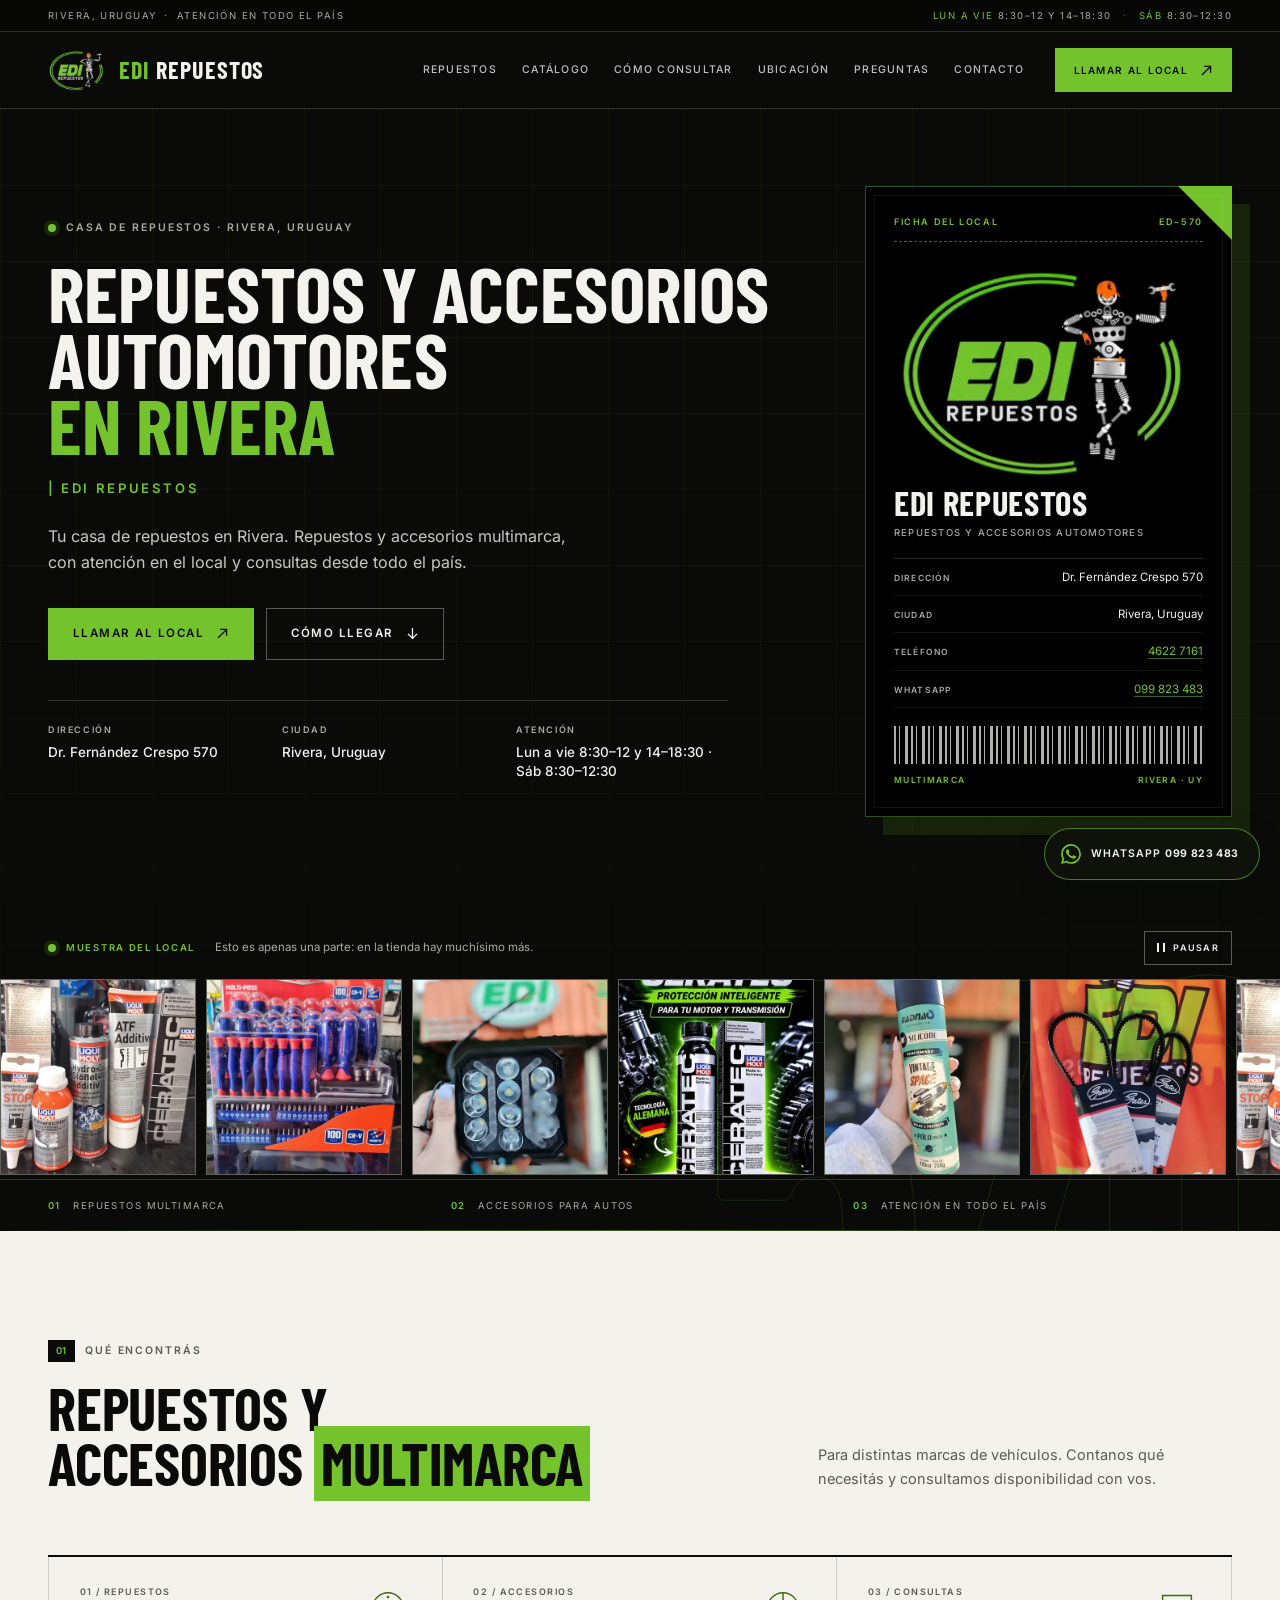
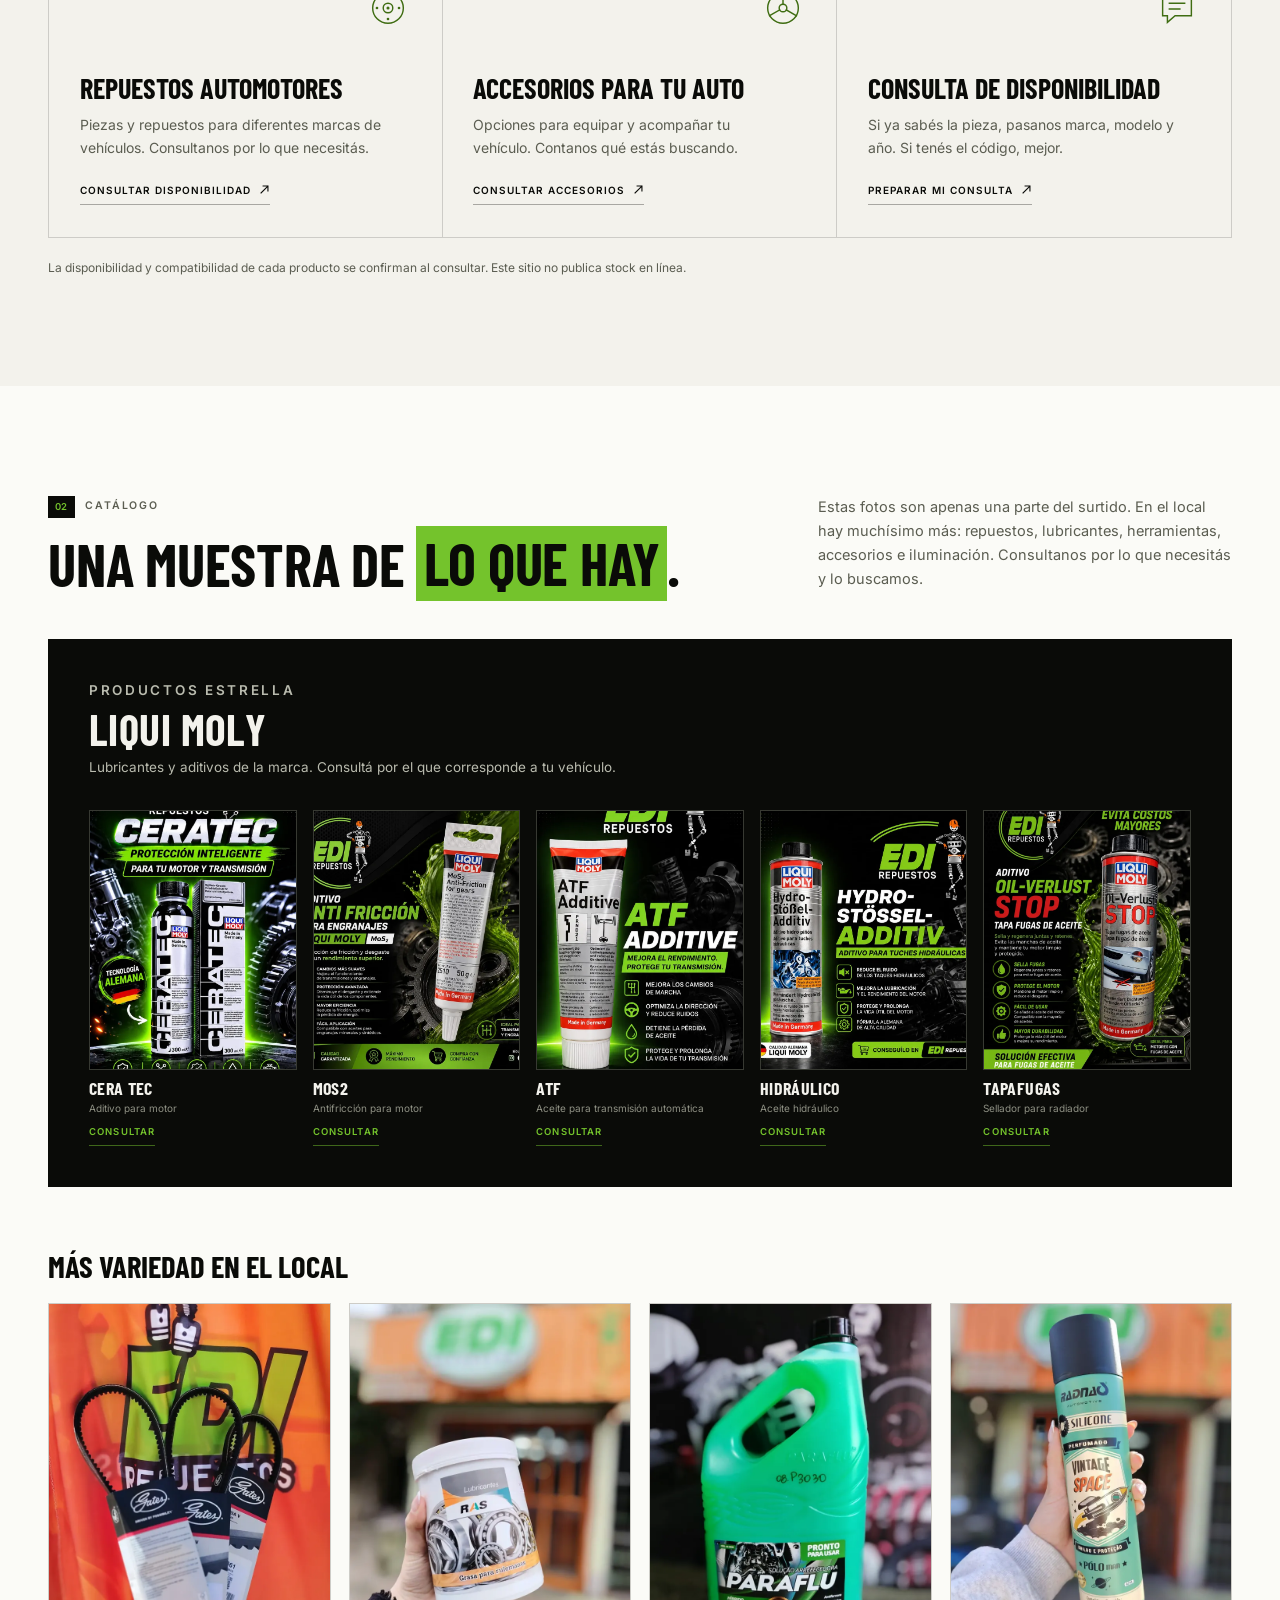
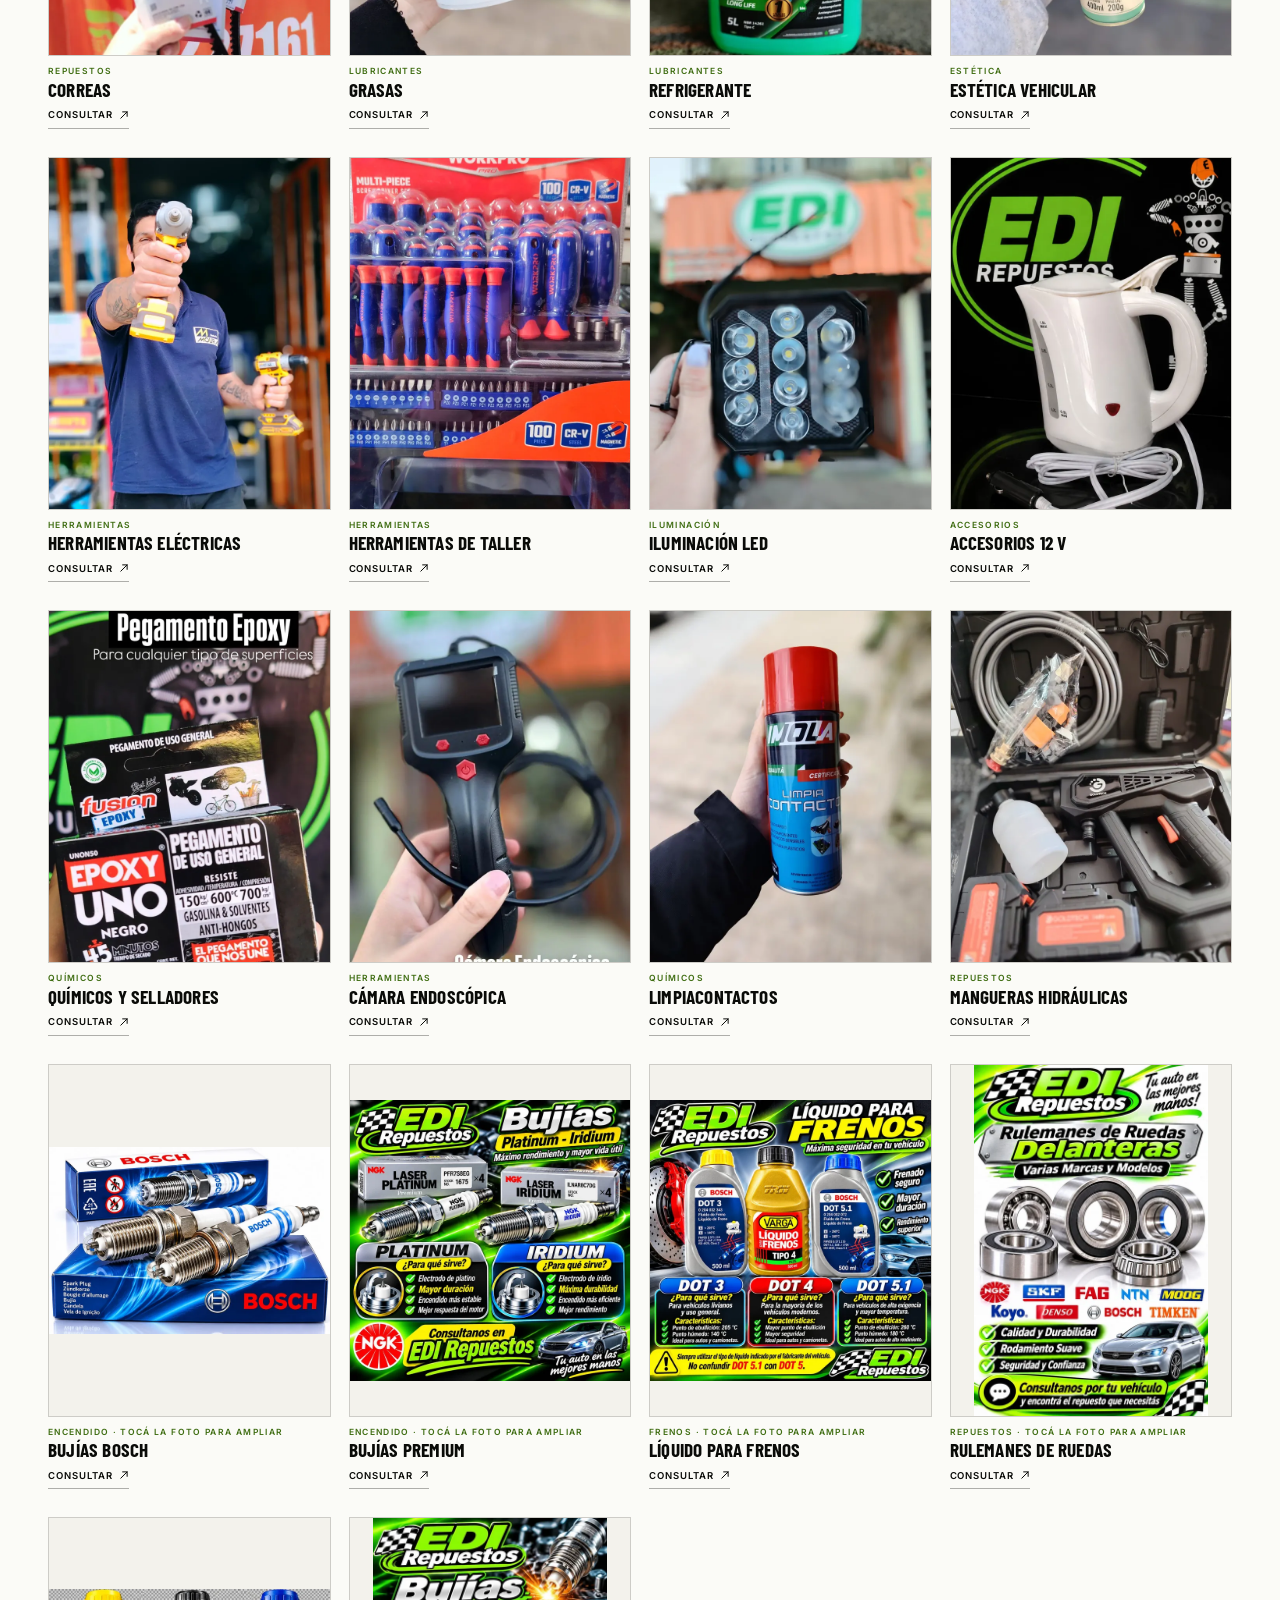
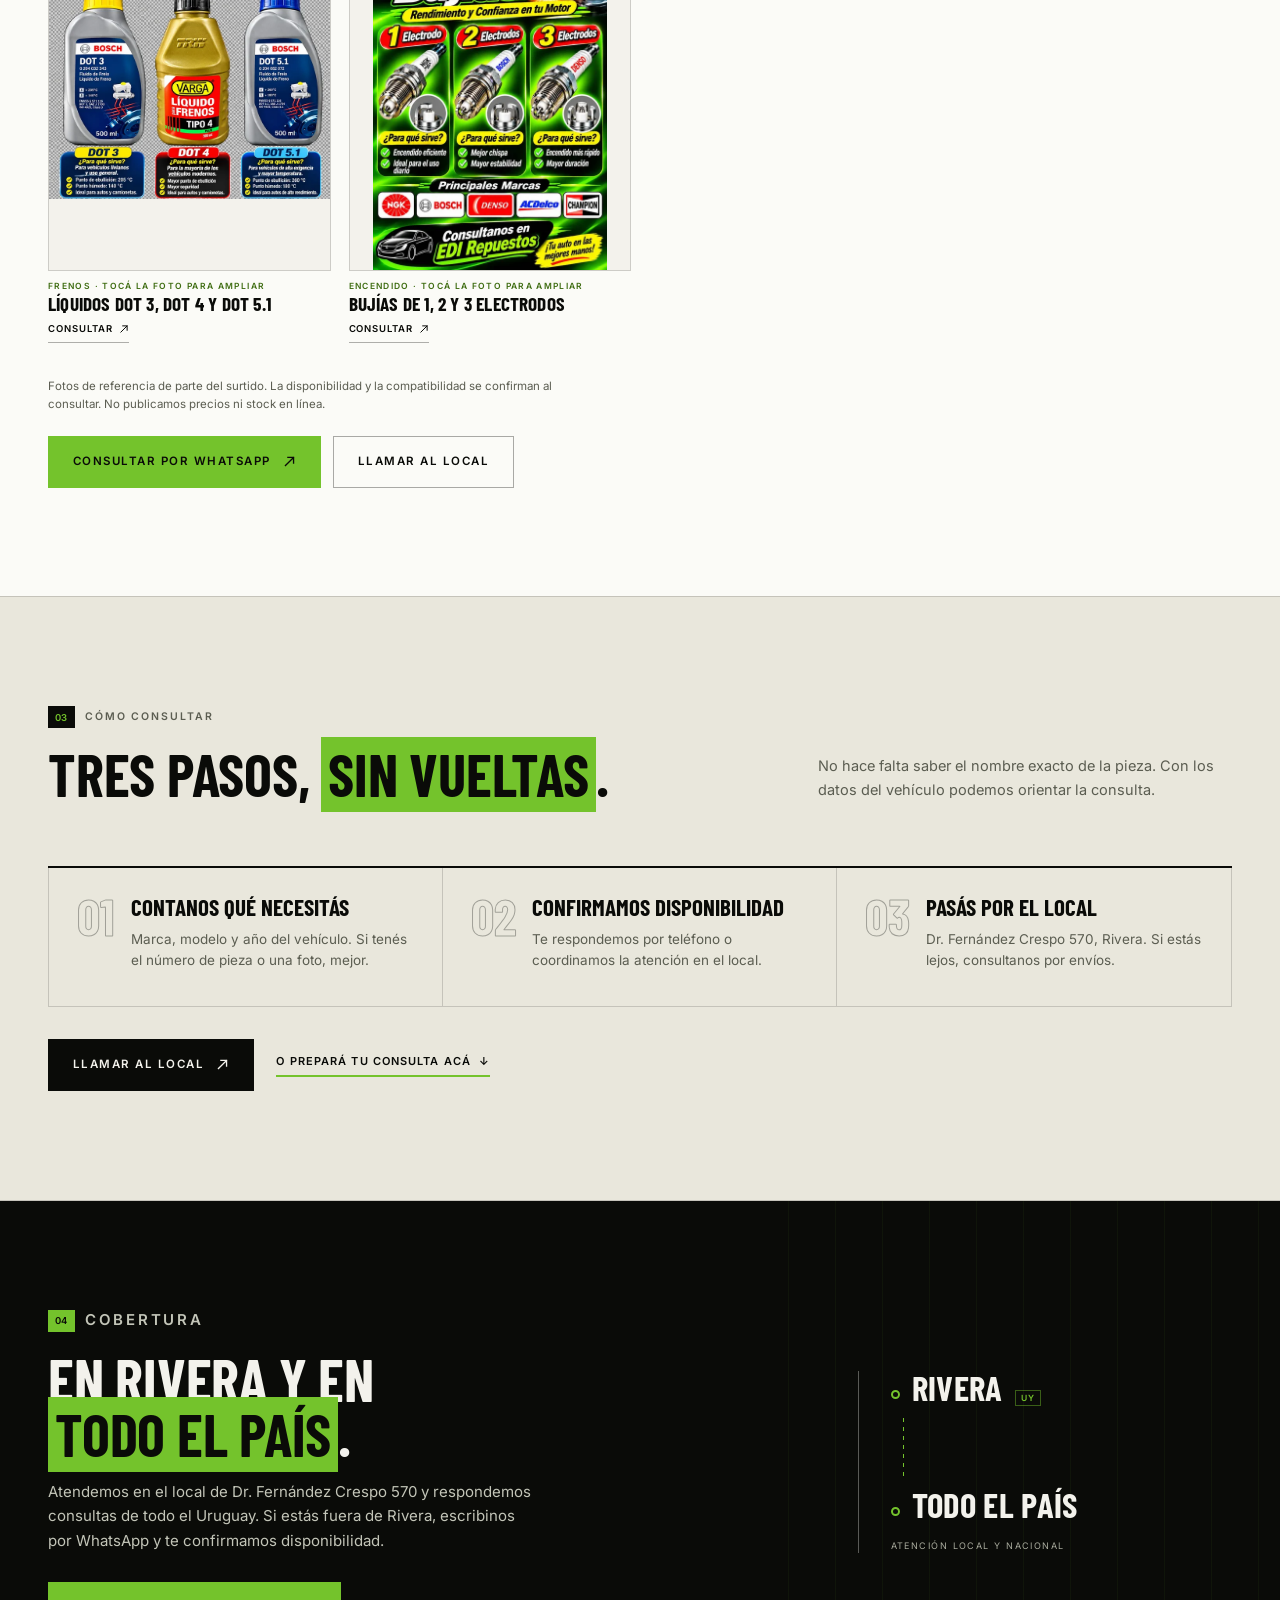
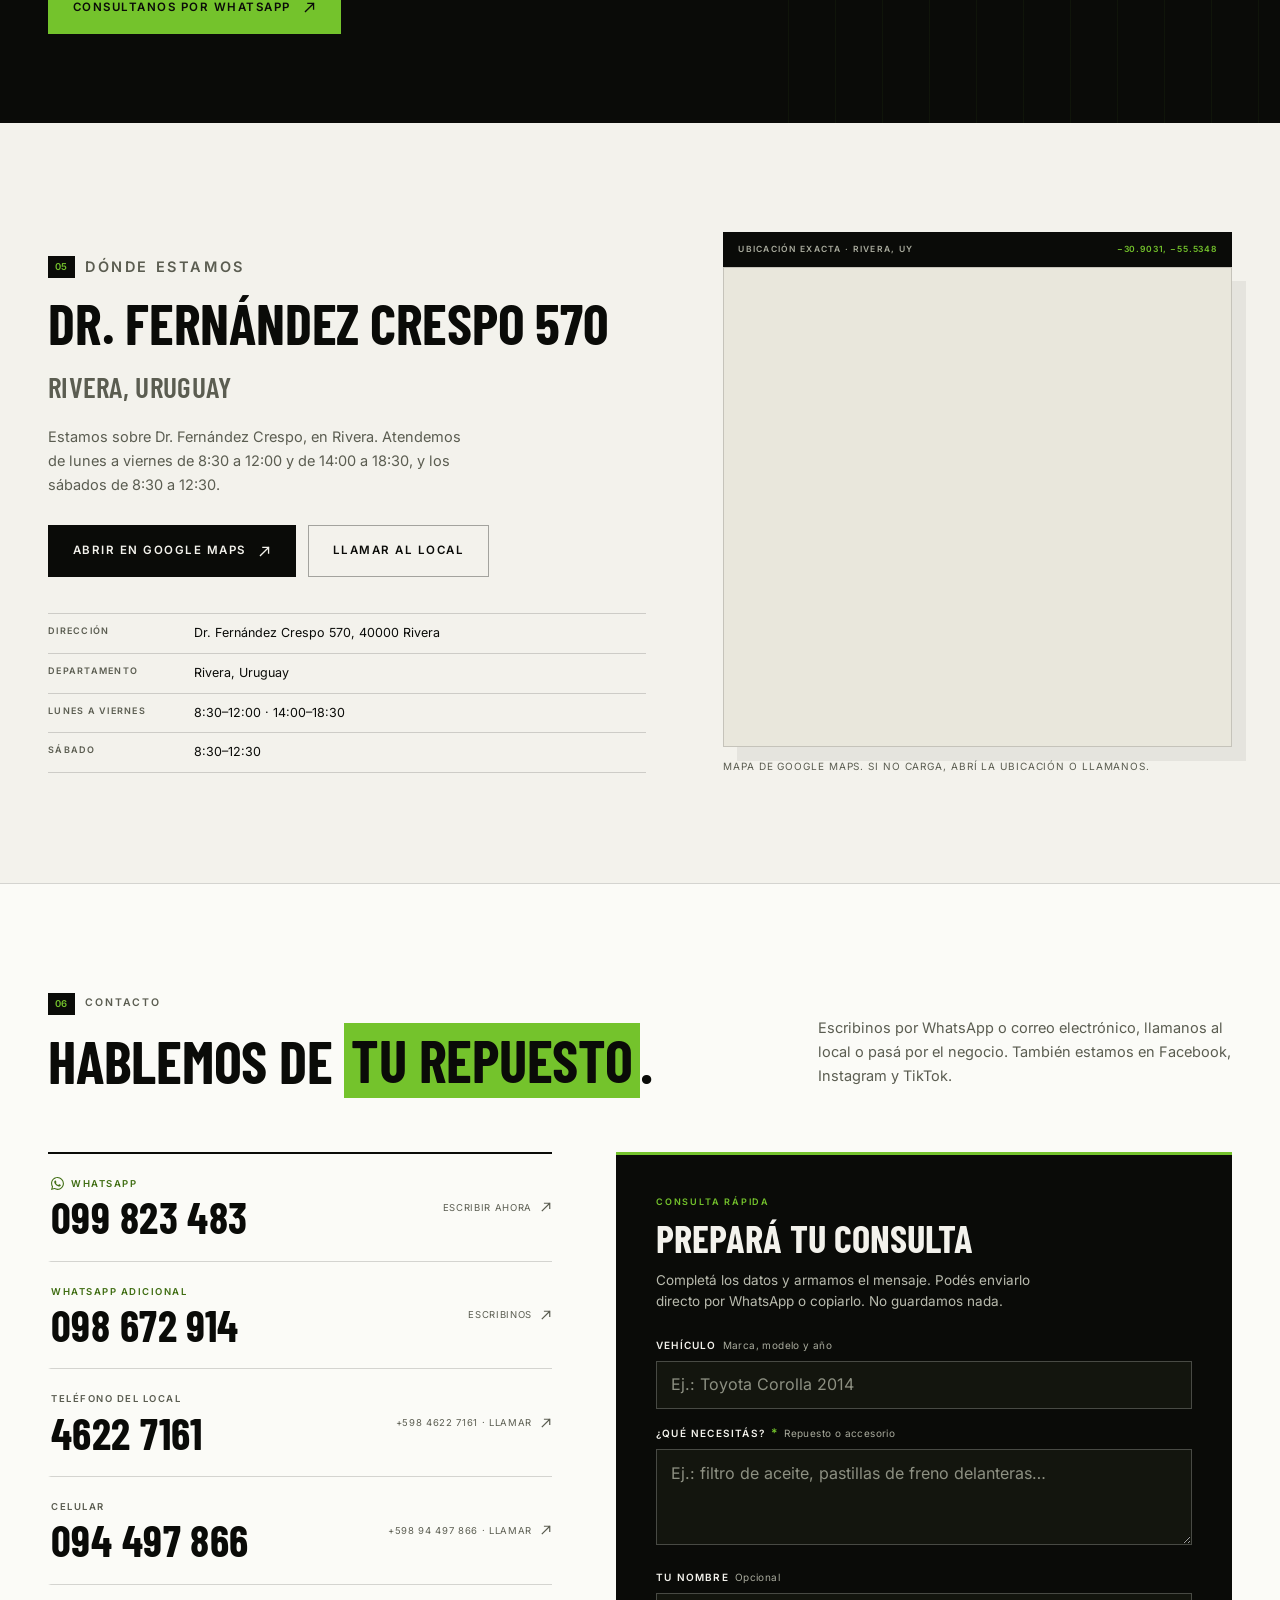
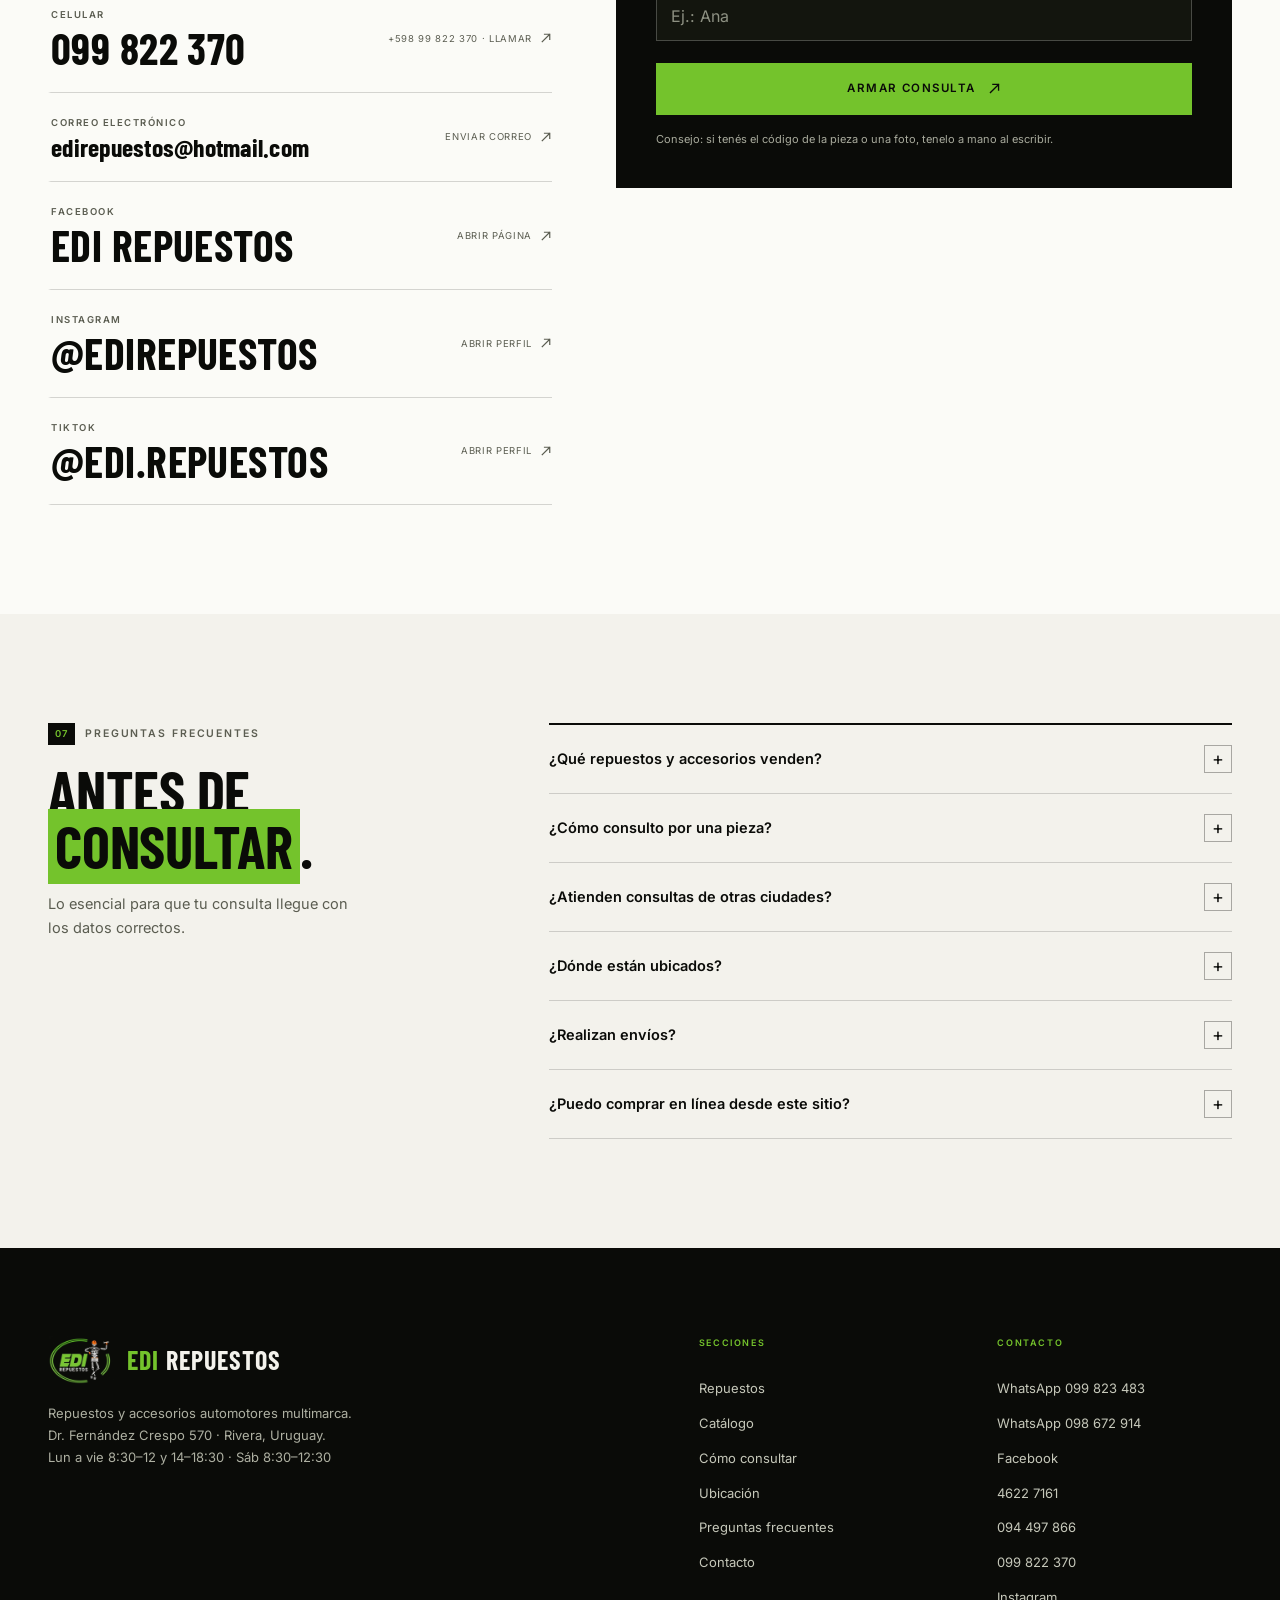
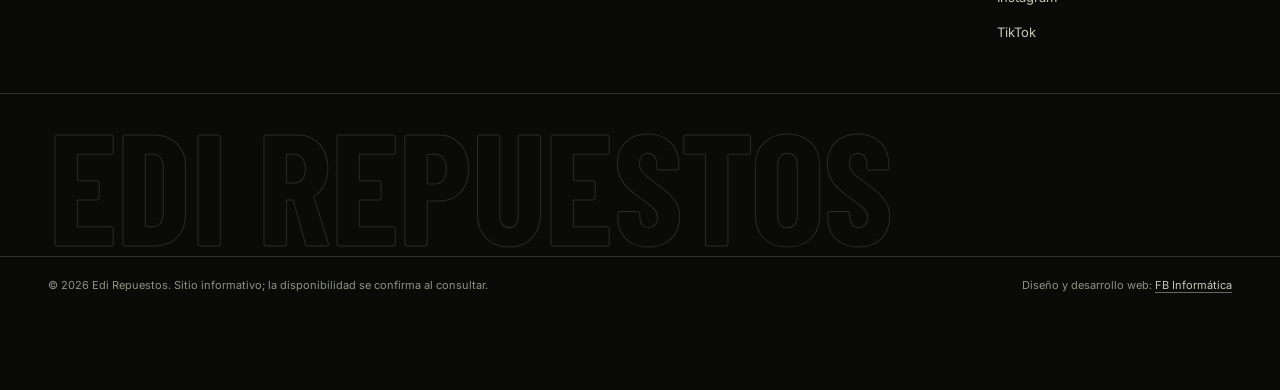
<file: index.html>
<!doctype html>
<html lang="es-UY">
<head>
  <meta charset="utf-8">
  <meta name="viewport" content="width=device-width, initial-scale=1">

  <title>Edi Repuestos | Repuestos Automotores en Rivera, Uruguay</title>
  <meta name="description" content="Repuestos y accesorios multimarca en Rivera. Liqui Moly, herramientas, iluminación LED y más. Dr. Fernández Crespo 570. Consultanos por WhatsApp.">
  <link rel="canonical" href="https://www.edirepuestos.com/">
  <meta name="robots" content="index, follow, max-image-preview:large">
  <meta name="theme-color" content="#0a0b08">

  <meta property="og:type" content="website">
  <meta property="og:site_name" content="Edi Repuestos">
  <meta property="og:locale" content="es_UY">
  <meta property="og:title" content="Edi Repuestos | Repuestos Automotores en Rivera, Uruguay">
  <meta property="og:description" content="Repuestos, lubricantes Liqui Moly, herramientas e iluminación LED en Rivera. Mirá una muestra del catálogo y consultanos por WhatsApp.">
  <meta property="og:url" content="https://www.edirepuestos.com/">
  <meta property="og:image" content="https://www.edirepuestos.com/assets/img/og-edirepuestos.jpg">
  <meta property="og:image:width" content="1200">
  <meta property="og:image:height" content="630">
  <meta property="og:image:alt" content="Edi Repuestos, repuestos y accesorios automotores en Rivera, Uruguay">
  <meta name="twitter:card" content="summary_large_image">
  <meta name="twitter:title" content="Edi Repuestos | Repuestos Automotores en Rivera, Uruguay">
  <meta name="twitter:description" content="Repuestos, lubricantes Liqui Moly, herramientas e iluminación LED en Rivera. Una muestra del catálogo, con consulta directa por WhatsApp.">
  <meta name="twitter:image" content="https://www.edirepuestos.com/assets/img/og-edirepuestos.jpg">

  <link rel="icon" href="assets/img/favicon.svg" type="image/svg+xml">
  <link rel="icon" href="assets/img/favicon-32.png" sizes="32x32" type="image/png">
  <link rel="apple-touch-icon" href="assets/img/apple-touch-icon.png">

  <link rel="preload" href="assets/fonts/barlow-condensed-700.woff2" as="font" type="font/woff2" crossorigin>
  <link rel="preload" href="assets/fonts/inter-variable.woff2" as="font" type="font/woff2" crossorigin>
  <link rel="stylesheet" href="assets/css/styles.css">
  <noscript>
    <style>
      @media (max-width: 980px) {
        .nav-toggle { display: none !important; }
        .site-nav {
          position: static;
          display: flex !important;
          flex-direction: column;
          align-items: stretch;
          gap: 12px;
          max-height: none;
          padding: 0 0 14px;
          border: 0;
          background: transparent;
        }
        .nav-list { flex-direction: row; flex-wrap: wrap; gap: 0 18px; }
        .nav-list a { padding: 8px 0; border: 0; font-size: 11px; }
        .nav-cta { display: none; }
      }
    </style>
  </noscript>

  <script type="application/ld+json">
  {
    "@context": "https://schema.org",
    "@graph": [
      {
        "@type": "AutoPartsStore",
        "@id": "https://www.edirepuestos.com/#local",
        "name": "Edi Repuestos",
        "description": "Tienda de repuestos y accesorios automotores multimarca en Rivera, Uruguay.",
        "url": "https://www.edirepuestos.com/",
        "logo": "https://www.edirepuestos.com/assets/img/edi-logo-square.png",
        "image": "https://www.edirepuestos.com/assets/img/og-edirepuestos.jpg",
        "telephone": "+59846227161",
        "email": "edirepuestos@hotmail.com",
        "contactPoint": [
          {
            "@type": "ContactPoint",
            "contactType": "sales",
            "telephone": "+59899823483",
            "availableLanguage": ["es", "pt"]
          },
          {
            "@type": "ContactPoint",
            "contactType": "sales",
            "telephone": "+59898672914",
            "url": "https://wa.me/59898672914",
            "availableLanguage": ["es"]
          }
        ],
        "address": {
          "@type": "PostalAddress",
          "streetAddress": "Dr. Fernández Crespo 570",
          "addressLocality": "Rivera",
          "addressRegion": "Rivera",
          "postalCode": "40000",
          "addressCountry": "UY"
        },
        "areaServed": [
          { "@type": "City", "name": "Rivera" },
          { "@type": "Country", "name": "Uruguay" }
        ],
        "openingHoursSpecification": [
          {
            "@type": "OpeningHoursSpecification",
            "dayOfWeek": ["Monday", "Tuesday", "Wednesday", "Thursday", "Friday"],
            "opens": "08:30",
            "closes": "12:00"
          },
          {
            "@type": "OpeningHoursSpecification",
            "dayOfWeek": ["Monday", "Tuesday", "Wednesday", "Thursday", "Friday"],
            "opens": "14:00",
            "closes": "18:30"
          },
          {
            "@type": "OpeningHoursSpecification",
            "dayOfWeek": "Saturday",
            "opens": "08:30",
            "closes": "12:30"
          }
        ],
        "sameAs": [
          "https://www.instagram.com/edirepuestos/",
          "https://www.tiktok.com/@edi.repuestos",
          "https://www.facebook.com/share/1EXBayxRCW/?mibextid=wwXIfr"
        ],
        "hasMap": "https://www.google.com/maps/place/Edi+Repuestos/@-30.90309,-55.5351362,19z/data=!4m6!3m5!1s0x95a9ff2d2af20ed5:0x6f6b1f5be98f7fb8!8m2!3d-30.9030643!4d-55.534799!16s%2Fg%2F11j495sxrj?entry=ttu&g_ep=EgoyMDI2MTExMC4wIKXMDSoASAFQAw%3D%3D",
        "geo": {
          "@type": "GeoCoordinates",
          "latitude": -30.9030643,
          "longitude": -55.534799
        }
      },
      {
        "@type": "WebSite",
        "@id": "https://www.edirepuestos.com/#sitio",
        "url": "https://www.edirepuestos.com/",
        "name": "Edi Repuestos",
        "inLanguage": "es-UY",
        "publisher": { "@id": "https://www.edirepuestos.com/#local" }
      },
      {
        "@type": "FAQPage",
        "@id": "https://www.edirepuestos.com/#preguntas",
        "mainEntity": [
          {
            "@type": "Question",
            "name": "¿Qué repuestos y accesorios venden?",
            "acceptedAnswer": {
              "@type": "Answer",
              "text": "Repuestos y accesorios automotores multimarca para distintas marcas de vehículos. La disponibilidad de cada artículo se confirma al consultar."
            }
          },
          {
            "@type": "Question",
            "name": "¿Cómo consulto por una pieza?",
            "acceptedAnswer": {
              "@type": "Answer",
              "text": "Escribinos por WhatsApp al 099 823 483 o llamá al 4622 7161. Si podés, tené a mano la marca, el modelo y el año del vehículo, y el número de pieza si lo tenés."
            }
          },
          {
            "@type": "Question",
            "name": "¿Atienden consultas de otras ciudades?",
            "acceptedAnswer": {
              "@type": "Answer",
              "text": "Sí. Atendemos en Rivera y respondemos consultas de todo el país. Podés escribirnos por WhatsApp al 099 823 483, llamarnos o hacerlo por Instagram."
            }
          },
          {
            "@type": "Question",
            "name": "¿Dónde están ubicados?",
            "acceptedAnswer": {
              "@type": "Answer",
              "text": "En Dr. Fernández Crespo 570, Rivera, Uruguay. Podés abrir la ubicación en Google Maps desde esta página. Atendemos de lunes a viernes de 8:30 a 12:00 y de 14:00 a 18:30, y los sábados de 8:30 a 12:30."
            }
          },
          {
            "@type": "Question",
            "name": "¿Realizan envíos?",
            "acceptedAnswer": {
              "@type": "Answer",
              "text": "Consultanos por envíos según tu localidad. Si estás fuera de Rivera, escribinos o llamanos para coordinar."
            }
          },
          {
            "@type": "Question",
            "name": "¿Puedo comprar en línea desde este sitio?",
            "acceptedAnswer": {
              "@type": "Answer",
              "text": "Este sitio es informativo. No procesamos pagos en línea: las consultas y la compra se coordinan directamente con el local."
            }
          }
        ]
      }
    ]
  }
  </script>
</head>
<body>
  <a class="skip-link" href="#contenido">Saltar al contenido</a>

  <header class="site-header" id="top">
    <div class="header-bar">
      <div class="container header-bar-inner">
        <p>Rivera, Uruguay <span aria-hidden="true">·</span> Atención en todo el país</p>
        <p class="header-bar-hours">
          <span class="header-bar-label">Lun a vie</span> 8:30–12 y 14–18:30
          <span class="header-bar-sep" aria-hidden="true">·</span>
          <span class="header-bar-label">Sáb</span> 8:30–12:30
        </p>
      </div>
    </div>

    <div class="container header-main">
      <a class="brand" href="#top" aria-label="Edi Repuestos, ir al inicio">
        <img class="brand-logo" src="assets/img/edi-logo-320.webp" alt="" width="320" height="228">
        <span class="brand-word"><strong>EDI</strong> REPUESTOS</span>
      </a>

      <button class="nav-toggle" type="button" aria-expanded="false" aria-controls="nav-principal">
        <span>Menú</span>
        <span class="nav-toggle-icon" aria-hidden="true"><i></i><i></i><i></i></span>
      </button>

      <nav class="site-nav" id="nav-principal" aria-label="Navegación principal" data-open="false">
        <ul class="nav-list">
          <li><a href="#repuestos">Repuestos</a></li>
          <li><a href="#catalogo">Catálogo</a></li>
          <li><a href="#como-consultar">Cómo consultar</a></li>
          <li><a href="#ubicacion">Ubicación</a></li>
          <li><a href="#preguntas">Preguntas</a></li>
          <li><a href="#contacto">Contacto</a></li>
        </ul>
        <a class="btn btn-primary nav-cta" href="tel:+59846227161">
          Llamar al local
          <svg class="icon-arrow" viewBox="0 0 16 16" aria-hidden="true"><path d="M3 13 13 3M6 3h7v7" fill="none" stroke="currentColor" stroke-width="1.6" stroke-linecap="square"/></svg>
        </a>
      </nav>
    </div>
  </header>

  <main id="contenido">
    <section class="hero" aria-labelledby="hero-title">
      <span class="hero-number" aria-hidden="true">570</span>

      <div class="container hero-inner">
        <div class="hero-copy">
          <p class="kicker kicker--light hero-eyebrow"><span class="dot" aria-hidden="true"></span> Casa de repuestos · Rivera, Uruguay</p>

          <h1 id="hero-title" class="hero-title">
            <span class="h1-line">Repuestos y accesorios automotores</span>
            <span class="h1-line h1-line--accent">en Rivera</span>
            <span class="h1-brand">| Edi Repuestos</span>
          </h1>

          <p class="hero-lede">Tu casa de repuestos en Rivera. Repuestos y accesorios multimarca, con atención en el local y consultas desde todo el país.</p>

          <div class="hero-actions">
            <a class="btn btn-primary" href="tel:+59846227161">
              Llamar al local
              <svg class="icon-arrow" viewBox="0 0 16 16" aria-hidden="true"><path d="M3 13 13 3M6 3h7v7" fill="none" stroke="currentColor" stroke-width="1.6" stroke-linecap="square"/></svg>
            </a>
            <a class="btn btn-ghost" href="#ubicacion">
              Cómo llegar
              <svg class="icon-arrow" viewBox="0 0 16 16" aria-hidden="true"><path d="M8 2v12M3 9l5 5 5-5" fill="none" stroke="currentColor" stroke-width="1.6" stroke-linecap="square"/></svg>
            </a>
          </div>

          <dl class="hero-facts">
            <div>
              <dt>Dirección</dt>
              <dd>Dr. Fernández Crespo 570</dd>
            </div>
            <div>
              <dt>Ciudad</dt>
              <dd>Rivera, Uruguay</dd>
            </div>
            <div>
              <dt>Atención</dt>
              <dd>Lun a vie 8:30–12 y 14–18:30 · Sáb 8:30–12:30</dd>
            </div>
          </dl>
        </div>

        <aside class="hero-card" aria-label="Ficha del local">
          <div class="card-head">
            <span>Ficha del local</span>
            <span>ED–570</span>
          </div>

          <img class="card-logo" src="assets/img/edi-logo-640.webp" alt="Edi Repuestos" width="640" height="455">

          <p class="card-name">Edi Repuestos</p>
          <p class="card-role">Repuestos y accesorios automotores</p>

          <dl class="card-data">
            <div><dt>Dirección</dt><dd>Dr. Fernández Crespo 570</dd></div>
            <div><dt>Ciudad</dt><dd>Rivera, Uruguay</dd></div>
            <div><dt>Teléfono</dt><dd><a href="tel:+59846227161">4622 7161</a></dd></div>
            <div><dt>WhatsApp</dt><dd><a href="https://wa.me/59899823483" target="_blank" rel="noopener noreferrer">099 823 483</a></dd></div>
          </dl>

          <div class="barcode" aria-hidden="true"></div>
          <div class="card-foot">
            <span>Multimarca</span>
            <span>Rivera · UY</span>
          </div>
        </aside>
      </div>

      <div class="hero-gallery">
        <div class="container hero-gallery-head">
          <p class="hero-gallery-title"><span class="dot" aria-hidden="true"></span> Muestra del local</p>
          <p class="hero-gallery-note">Esto es apenas una parte: en la tienda hay muchísimo más.</p>
          <button class="gallery-toggle" type="button" id="galeria-toggle" aria-pressed="false" aria-controls="galeria-muestra" hidden>
            <span class="gallery-toggle-icon" aria-hidden="true"></span>
            <span class="gallery-toggle-text">Pausar</span>
          </button>
        </div>
        <div class="gallery-viewport" id="galeria-viewport" tabindex="0" role="region" aria-label="Muestra de productos del local">
          <ul class="gallery-track" id="galeria-muestra">
            <li class="gallery-item">
              <img src="assets/img/productos/liqui-moly-linea-480.webp" alt="Línea de lubricantes Liqui Moly en el local" width="480" height="480" loading="lazy" decoding="async">
            </li>
            <li class="gallery-item">
              <img src="assets/img/productos/herramientas-taller-480.webp" alt="Herramientas de taller disponibles en Edi Repuestos" width="480" height="480" loading="lazy" decoding="async">
            </li>
            <li class="gallery-item">
              <img src="assets/img/productos/iluminacion-led-480.webp" alt="Faros LED para camineros" width="480" height="480" loading="lazy" decoding="async">
            </li>
            <li class="gallery-item">
              <img src="assets/img/productos/liqui-moly-ceratec-480.webp" alt="Cera Tec de Liqui Moly" width="480" height="480" loading="lazy" decoding="async">
            </li>
            <li class="gallery-item">
              <img src="assets/img/productos/estetica-480.webp" alt="Productos de estética vehicular" width="480" height="480" loading="lazy" decoding="async">
            </li>
            <li class="gallery-item">
              <img src="assets/img/productos/correas-480.webp" alt="Correas para motor" width="480" height="480" loading="lazy" decoding="async">
            </li>
          </ul>
        </div>
      </div>

      <div class="container hero-strip">
        <span><b>01</b> Repuestos multimarca</span>
        <span><b>02</b> Accesorios para autos</span>
        <span><b>03</b> Atención en todo el país</span>
      </div>
    </section>

    <section class="section products" id="repuestos" aria-labelledby="repuestos-title">
      <div class="container">
        <header class="section-head">
          <div>
            <p class="kicker"><span>01</span> Qué encontrás</p>
            <h2 id="repuestos-title">Repuestos y accesorios <span class="mark">multimarca</span></h2>
          </div>
          <p class="section-intro">Para distintas marcas de vehículos. Contanos qué necesitás y consultamos disponibilidad con vos.</p>
        </header>

        <div class="product-grid">
          <article class="product-card">
            <div class="product-top">
              <span class="product-index">01 / Repuestos</span>
              <svg class="product-icon" viewBox="0 0 48 48" aria-hidden="true">
                <circle cx="24" cy="24" r="16" fill="none" stroke="currentColor" stroke-width="1.5"/>
                <circle cx="24" cy="24" r="5" fill="none" stroke="currentColor" stroke-width="1.5"/>
                <circle cx="24" cy="24" r="1.6" fill="currentColor"/>
                <circle cx="24" cy="12.5" r="1.4" fill="currentColor"/>
                <circle cx="24" cy="35.5" r="1.4" fill="currentColor"/>
                <circle cx="12.5" cy="24" r="1.4" fill="currentColor"/>
                <circle cx="35.5" cy="24" r="1.4" fill="currentColor"/>
              </svg>
            </div>
            <h3>Repuestos automotores</h3>
            <p>Piezas y repuestos para diferentes marcas de vehículos. Consultanos por lo que necesitás.</p>
            <a class="card-link" href="#consulta">Consultar disponibilidad
              <svg class="icon-arrow" viewBox="0 0 16 16" aria-hidden="true"><path d="M3 13 13 3M6 3h7v7" fill="none" stroke="currentColor" stroke-width="1.6" stroke-linecap="square"/></svg>
            </a>
          </article>

          <article class="product-card">
            <div class="product-top">
              <span class="product-index">02 / Accesorios</span>
              <svg class="product-icon" viewBox="0 0 48 48" aria-hidden="true">
                <circle cx="24" cy="24" r="16" fill="none" stroke="currentColor" stroke-width="1.5"/>
                <circle cx="24" cy="24" r="4" fill="none" stroke="currentColor" stroke-width="1.5"/>
                <path d="M24 20V8M20.5 26 10 32M27.5 26 38 32" fill="none" stroke="currentColor" stroke-width="1.5" stroke-linecap="square"/>
              </svg>
            </div>
            <h3>Accesorios para tu auto</h3>
            <p>Opciones para equipar y acompañar tu vehículo. Contanos qué estás buscando.</p>
            <a class="card-link" href="#consulta">Consultar accesorios
              <svg class="icon-arrow" viewBox="0 0 16 16" aria-hidden="true"><path d="M3 13 13 3M6 3h7v7" fill="none" stroke="currentColor" stroke-width="1.6" stroke-linecap="square"/></svg>
            </a>
          </article>

          <article class="product-card">
            <div class="product-top">
              <span class="product-index">03 / Consultas</span>
              <svg class="product-icon" viewBox="0 0 48 48" aria-hidden="true">
                <path d="M9 11h30v21H22l-8 7v-7H9z" fill="none" stroke="currentColor" stroke-width="1.5" stroke-linejoin="miter"/>
                <path d="M16 19h16M16 25h11" fill="none" stroke="currentColor" stroke-width="1.5" stroke-linecap="square"/>
              </svg>
            </div>
            <h3>Consulta de disponibilidad</h3>
            <p>Si ya sabés la pieza, pasanos marca, modelo y año. Si tenés el código, mejor.</p>
            <a class="card-link" href="#consulta">Preparar mi consulta
              <svg class="icon-arrow" viewBox="0 0 16 16" aria-hidden="true"><path d="M3 13 13 3M6 3h7v7" fill="none" stroke="currentColor" stroke-width="1.6" stroke-linecap="square"/></svg>
            </a>
          </article>
        </div>

        <p class="note">La disponibilidad y compatibilidad de cada producto se confirman al consultar. Este sitio no publica stock en línea.</p>
      </div>
    </section>

    <section class="section catalog" id="catalogo" aria-labelledby="catalogo-title">
      <div class="container">
        <header class="section-head">
          <div>
            <p class="kicker"><span>02</span> Catálogo</p>
            <h2 id="catalogo-title">Una muestra de <span class="mark">lo que hay</span>.</h2>
          </div>
          <p class="section-intro">Estas fotos son apenas una parte del surtido. En el local hay muchísimo más: repuestos, lubricantes, herramientas, accesorios e iluminación. Consultanos por lo que necesitás y lo buscamos.</p>
        </header>

        <div class="feature">
          <header class="feature-head">
            <p class="feature-tag">Productos estrella</p>
            <h3>Liqui Moly</h3>
            <p>Lubricantes y aditivos de la marca. Consultá por el que corresponde a tu vehículo.</p>
          </header>
          <ul class="feature-grid">
            <li class="star-card">
              <figure>
                <img src="assets/img/productos/liqui-moly-ceratec-720.webp" alt="Cera Tec de Liqui Moly" width="720" height="900" loading="lazy" decoding="async">
                <figcaption>
                  <span class="star-name">Cera Tec</span>
                  <span class="star-role">Aditivo para motor</span>
                  <a class="star-link" href="https://wa.me/59899823483?text=Hola%2C%20vengo%20de%20la%20web%20de%20Edi%20Repuestos.%20Quisiera%20consultar%20por%20Cera%20Tec%20de%20Liqui%20Moly." target="_blank" rel="noopener noreferrer" aria-label="Consultar por Cera Tec de Liqui Moly por WhatsApp">Consultar</a>
                </figcaption>
              </figure>
            </li>
            <li class="star-card">
              <figure>
                <img src="assets/img/productos/liqui-moly-mos2-720.webp" alt="MoS2 de Liqui Moly" width="720" height="900" loading="lazy" decoding="async">
                <figcaption>
                  <span class="star-name">MoS2</span>
                  <span class="star-role">Antifricción para motor</span>
                  <a class="star-link" href="https://wa.me/59899823483?text=Hola%2C%20vengo%20de%20la%20web%20de%20Edi%20Repuestos.%20Quisiera%20consultar%20por%20MoS2%20de%20Liqui%20Moly." target="_blank" rel="noopener noreferrer" aria-label="Consultar por MoS2 de Liqui Moly por WhatsApp">Consultar</a>
                </figcaption>
              </figure>
            </li>
            <li class="star-card">
              <figure>
                <img src="assets/img/productos/liqui-moly-atf-720.webp" alt="ATF de Liqui Moly" width="720" height="900" loading="lazy" decoding="async">
                <figcaption>
                  <span class="star-name">ATF</span>
                  <span class="star-role">Aceite para transmisión automática</span>
                  <a class="star-link" href="https://wa.me/59899823483?text=Hola%2C%20vengo%20de%20la%20web%20de%20Edi%20Repuestos.%20Quisiera%20consultar%20por%20ATF%20de%20Liqui%20Moly." target="_blank" rel="noopener noreferrer" aria-label="Consultar por ATF de Liqui Moly por WhatsApp">Consultar</a>
                </figcaption>
              </figure>
            </li>
            <li class="star-card">
              <figure>
                <img src="assets/img/productos/liqui-moly-hidraulico-720.webp" alt="Hidráulico de Liqui Moly" width="720" height="900" loading="lazy" decoding="async">
                <figcaption>
                  <span class="star-name">Hidráulico</span>
                  <span class="star-role">Aceite hidráulico</span>
                  <a class="star-link" href="https://wa.me/59899823483?text=Hola%2C%20vengo%20de%20la%20web%20de%20Edi%20Repuestos.%20Quisiera%20consultar%20por%20Hidr%C3%A1ulico%20de%20Liqui%20Moly." target="_blank" rel="noopener noreferrer" aria-label="Consultar por Hidráulico de Liqui Moly por WhatsApp">Consultar</a>
                </figcaption>
              </figure>
            </li>
            <li class="star-card">
              <figure>
                <img src="assets/img/productos/liqui-moly-tapafugas-720.webp" alt="Tapafugas de Liqui Moly" width="720" height="900" loading="lazy" decoding="async">
                <figcaption>
                  <span class="star-name">Tapafugas</span>
                  <span class="star-role">Sellador para radiador</span>
                  <a class="star-link" href="https://wa.me/59899823483?text=Hola%2C%20vengo%20de%20la%20web%20de%20Edi%20Repuestos.%20Quisiera%20consultar%20por%20Tapafugas%20de%20Liqui%20Moly." target="_blank" rel="noopener noreferrer" aria-label="Consultar por Tapafugas de Liqui Moly por WhatsApp">Consultar</a>
                </figcaption>
              </figure>
            </li>
          </ul>
        </div>

        <h3 class="catalog-sub">Más variedad en el local</h3>
        <ul class="catalog-grid">
            <li class="catalog-card">
              <figure>
                <img src="assets/img/productos/correas-720.webp" alt="Correas en Edi Repuestos, Rivera" width="720" height="900" loading="lazy" decoding="async">
                <figcaption>
                  <span class="catalog-cat">Repuestos</span>
                  <span class="catalog-name">Correas</span>
                  <a class="catalog-link" href="https://wa.me/59899823483?text=Hola%2C%20vengo%20de%20la%20web%20de%20Edi%20Repuestos.%20Quisiera%20consultar%20por%20correas%20para%20motor." target="_blank" rel="noopener noreferrer" aria-label="Consultar por Correas por WhatsApp">Consultar <svg class="icon-arrow" viewBox="0 0 16 16" aria-hidden="true"><path d="M3 13 13 3M6 3h7v7" fill="none" stroke="currentColor" stroke-width="1.6" stroke-linecap="square"/></svg></a>
                </figcaption>
              </figure>
            </li>
            <li class="catalog-card">
              <figure>
                <img src="assets/img/productos/grasas-720.webp" alt="Grasas en Edi Repuestos, Rivera" width="720" height="900" loading="lazy" decoding="async">
                <figcaption>
                  <span class="catalog-cat">Lubricantes</span>
                  <span class="catalog-name">Grasas</span>
                  <a class="catalog-link" href="https://wa.me/59899823483?text=Hola%2C%20vengo%20de%20la%20web%20de%20Edi%20Repuestos.%20Quisiera%20consultar%20por%20grasas%20para%20rulemanes%20y%20articulaciones." target="_blank" rel="noopener noreferrer" aria-label="Consultar por Grasas por WhatsApp">Consultar <svg class="icon-arrow" viewBox="0 0 16 16" aria-hidden="true"><path d="M3 13 13 3M6 3h7v7" fill="none" stroke="currentColor" stroke-width="1.6" stroke-linecap="square"/></svg></a>
                </figcaption>
              </figure>
            </li>
            <li class="catalog-card">
              <figure>
                <img src="assets/img/productos/refrigerante-720.webp" alt="Refrigerante en Edi Repuestos, Rivera" width="720" height="900" loading="lazy" decoding="async">
                <figcaption>
                  <span class="catalog-cat">Lubricantes</span>
                  <span class="catalog-name">Refrigerante</span>
                  <a class="catalog-link" href="https://wa.me/59899823483?text=Hola%2C%20vengo%20de%20la%20web%20de%20Edi%20Repuestos.%20Quisiera%20consultar%20por%20l%C3%ADquido%20refrigerante." target="_blank" rel="noopener noreferrer" aria-label="Consultar por Refrigerante por WhatsApp">Consultar <svg class="icon-arrow" viewBox="0 0 16 16" aria-hidden="true"><path d="M3 13 13 3M6 3h7v7" fill="none" stroke="currentColor" stroke-width="1.6" stroke-linecap="square"/></svg></a>
                </figcaption>
              </figure>
            </li>
            <li class="catalog-card">
              <figure>
                <img src="assets/img/productos/estetica-720.webp" alt="Estética vehicular en Edi Repuestos, Rivera" width="720" height="900" loading="lazy" decoding="async">
                <figcaption>
                  <span class="catalog-cat">Estética</span>
                  <span class="catalog-name">Estética vehicular</span>
                  <a class="catalog-link" href="https://wa.me/59899823483?text=Hola%2C%20vengo%20de%20la%20web%20de%20Edi%20Repuestos.%20Quisiera%20consultar%20por%20productos%20de%20est%C3%A9tica%20vehicular." target="_blank" rel="noopener noreferrer" aria-label="Consultar por Estética vehicular por WhatsApp">Consultar <svg class="icon-arrow" viewBox="0 0 16 16" aria-hidden="true"><path d="M3 13 13 3M6 3h7v7" fill="none" stroke="currentColor" stroke-width="1.6" stroke-linecap="square"/></svg></a>
                </figcaption>
              </figure>
            </li>
            <li class="catalog-card">
              <figure>
                <img src="assets/img/productos/herramientas-electricas-720.webp" alt="Herramientas eléctricas en Edi Repuestos, Rivera" width="720" height="900" loading="lazy" decoding="async">
                <figcaption>
                  <span class="catalog-cat">Herramientas</span>
                  <span class="catalog-name">Herramientas eléctricas</span>
                  <a class="catalog-link" href="https://wa.me/59899823483?text=Hola%2C%20vengo%20de%20la%20web%20de%20Edi%20Repuestos.%20Quisiera%20consultar%20por%20herramientas%20el%C3%A9ctricas." target="_blank" rel="noopener noreferrer" aria-label="Consultar por Herramientas eléctricas por WhatsApp">Consultar <svg class="icon-arrow" viewBox="0 0 16 16" aria-hidden="true"><path d="M3 13 13 3M6 3h7v7" fill="none" stroke="currentColor" stroke-width="1.6" stroke-linecap="square"/></svg></a>
                </figcaption>
              </figure>
            </li>
            <li class="catalog-card">
              <figure>
                <img src="assets/img/productos/herramientas-taller-720.webp" alt="Herramientas de taller en Edi Repuestos, Rivera" width="720" height="900" loading="lazy" decoding="async">
                <figcaption>
                  <span class="catalog-cat">Herramientas</span>
                  <span class="catalog-name">Herramientas de taller</span>
                  <a class="catalog-link" href="https://wa.me/59899823483?text=Hola%2C%20vengo%20de%20la%20web%20de%20Edi%20Repuestos.%20Quisiera%20consultar%20por%20herramientas%20de%20taller." target="_blank" rel="noopener noreferrer" aria-label="Consultar por Herramientas de taller por WhatsApp">Consultar <svg class="icon-arrow" viewBox="0 0 16 16" aria-hidden="true"><path d="M3 13 13 3M6 3h7v7" fill="none" stroke="currentColor" stroke-width="1.6" stroke-linecap="square"/></svg></a>
                </figcaption>
              </figure>
            </li>
            <li class="catalog-card">
              <figure>
                <img src="assets/img/productos/iluminacion-led-720.webp" alt="Iluminación LED en Edi Repuestos, Rivera" width="720" height="900" loading="lazy" decoding="async">
                <figcaption>
                  <span class="catalog-cat">Iluminación</span>
                  <span class="catalog-name">Iluminación LED</span>
                  <a class="catalog-link" href="https://wa.me/59899823483?text=Hola%2C%20vengo%20de%20la%20web%20de%20Edi%20Repuestos.%20Quisiera%20consultar%20por%20iluminaci%C3%B3n%20LED%20para%20el%20veh%C3%ADculo." target="_blank" rel="noopener noreferrer" aria-label="Consultar por Iluminación LED por WhatsApp">Consultar <svg class="icon-arrow" viewBox="0 0 16 16" aria-hidden="true"><path d="M3 13 13 3M6 3h7v7" fill="none" stroke="currentColor" stroke-width="1.6" stroke-linecap="square"/></svg></a>
                </figcaption>
              </figure>
            </li>
            <li class="catalog-card">
              <figure>
                <img src="assets/img/productos/accesorios-12v-720.webp" alt="Accesorios 12 V en Edi Repuestos, Rivera" width="720" height="900" loading="lazy" decoding="async">
                <figcaption>
                  <span class="catalog-cat">Accesorios</span>
                  <span class="catalog-name">Accesorios 12 V</span>
                  <a class="catalog-link" href="https://wa.me/59899823483?text=Hola%2C%20vengo%20de%20la%20web%20de%20Edi%20Repuestos.%20Quisiera%20consultar%20por%20accesorios%20de%2012%20V." target="_blank" rel="noopener noreferrer" aria-label="Consultar por Accesorios 12 V por WhatsApp">Consultar <svg class="icon-arrow" viewBox="0 0 16 16" aria-hidden="true"><path d="M3 13 13 3M6 3h7v7" fill="none" stroke="currentColor" stroke-width="1.6" stroke-linecap="square"/></svg></a>
                </figcaption>
              </figure>
            </li>
            <li class="catalog-card">
              <figure>
                <img src="assets/img/productos/quimicos-720.webp" alt="Químicos y selladores en Edi Repuestos, Rivera" width="720" height="900" loading="lazy" decoding="async">
                <figcaption>
                  <span class="catalog-cat">Químicos</span>
                  <span class="catalog-name">Químicos y selladores</span>
                  <a class="catalog-link" href="https://wa.me/59899823483?text=Hola%2C%20vengo%20de%20la%20web%20de%20Edi%20Repuestos.%20Quisiera%20consultar%20por%20qu%C3%ADmicos%20y%20selladores." target="_blank" rel="noopener noreferrer" aria-label="Consultar por Químicos y selladores por WhatsApp">Consultar <svg class="icon-arrow" viewBox="0 0 16 16" aria-hidden="true"><path d="M3 13 13 3M6 3h7v7" fill="none" stroke="currentColor" stroke-width="1.6" stroke-linecap="square"/></svg></a>
                </figcaption>
              </figure>
            </li>
            <li class="catalog-card">
              <figure>
                <img src="assets/img/productos/camara-endoscopica-720.webp" alt="Cámara endoscópica en Edi Repuestos, Rivera" width="720" height="900" loading="lazy" decoding="async">
                <figcaption>
                  <span class="catalog-cat">Herramientas</span>
                  <span class="catalog-name">Cámara endoscópica</span>
                  <a class="catalog-link" href="https://wa.me/59899823483?text=Hola%2C%20vengo%20de%20la%20web%20de%20Edi%20Repuestos.%20Quisiera%20consultar%20por%20una%20c%C3%A1mara%20endosc%C3%B3pica." target="_blank" rel="noopener noreferrer" aria-label="Consultar por Cámara endoscópica por WhatsApp">Consultar <svg class="icon-arrow" viewBox="0 0 16 16" aria-hidden="true"><path d="M3 13 13 3M6 3h7v7" fill="none" stroke="currentColor" stroke-width="1.6" stroke-linecap="square"/></svg></a>
                </figcaption>
              </figure>
            </li>
            <li class="catalog-card">
              <figure>
                <img src="assets/img/productos/limpia-contactos-720.webp" alt="Limpiacontactos en Edi Repuestos, Rivera" width="720" height="900" loading="lazy" decoding="async">
                <figcaption>
                  <span class="catalog-cat">Químicos</span>
                  <span class="catalog-name">Limpiacontactos</span>
                  <a class="catalog-link" href="https://wa.me/59899823483?text=Hola%2C%20vengo%20de%20la%20web%20de%20Edi%20Repuestos.%20Quisiera%20consultar%20por%20limpiacontactos%20el%C3%A9ctricos." target="_blank" rel="noopener noreferrer" aria-label="Consultar por Limpiacontactos por WhatsApp">Consultar <svg class="icon-arrow" viewBox="0 0 16 16" aria-hidden="true"><path d="M3 13 13 3M6 3h7v7" fill="none" stroke="currentColor" stroke-width="1.6" stroke-linecap="square"/></svg></a>
                </figcaption>
              </figure>
            </li>
            <li class="catalog-card">
              <figure>
                <img src="assets/img/productos/mangueras-hidraulicas-720.webp" alt="Mangueras hidráulicas en Edi Repuestos, Rivera" width="720" height="900" loading="lazy" decoding="async">
                <figcaption>
                  <span class="catalog-cat">Repuestos</span>
                  <span class="catalog-name">Mangueras hidráulicas</span>
                  <a class="catalog-link" href="https://wa.me/59899823483?text=Hola%2C%20vengo%20de%20la%20web%20de%20Edi%20Repuestos.%20Quisiera%20consultar%20por%20mangueras%20hidr%C3%A1ulicas." target="_blank" rel="noopener noreferrer" aria-label="Consultar por Mangueras hidráulicas por WhatsApp">Consultar <svg class="icon-arrow" viewBox="0 0 16 16" aria-hidden="true"><path d="M3 13 13 3M6 3h7v7" fill="none" stroke="currentColor" stroke-width="1.6" stroke-linecap="square"/></svg></a>
                </figcaption>
              </figure>
            </li>
            <li class="catalog-card catalog-card--complete">
              <figure>
                <a href="assets/img/productos/bujias-bosch-ampliada.webp" target="_blank" rel="noopener noreferrer" aria-label="Ver imagen ampliada: Bujías Bosch (abre en otra pestaña)">
                  <img src="assets/img/productos/bujias-bosch-720.webp" alt="Bujías Bosch en Edi Repuestos, Rivera" width="720" height="480" loading="lazy" decoding="async">
                </a>
                <figcaption>
                  <span class="catalog-cat">Encendido · Tocá la foto para ampliar</span>
                  <span class="catalog-name">Bujías Bosch</span>
                  <a class="catalog-link" href="https://wa.me/59899823483?text=Hola%2C%20vengo%20de%20la%20web%20de%20Edi%20Repuestos.%20Quisiera%20consultar%20por%20buj%C3%ADas%20bosch." target="_blank" rel="noopener noreferrer" aria-label="Consultar por Bujías Bosch por WhatsApp">Consultar <svg class="icon-arrow" viewBox="0 0 16 16" aria-hidden="true"><path d="M3 13 13 3M6 3h7v7" fill="none" stroke="currentColor" stroke-width="1.6" stroke-linecap="square"/></svg></a>
                </figcaption>
              </figure>
            </li>
            <li class="catalog-card catalog-card--complete">
              <figure>
                <a href="assets/img/productos/bujias-premium-ampliada.webp" target="_blank" rel="noopener noreferrer" aria-label="Ver imagen ampliada: Bujías premium (abre en otra pestaña)">
                  <img src="assets/img/productos/bujias-premium-720.webp" alt="Bujías premium en Edi Repuestos, Rivera" width="720" height="720" loading="lazy" decoding="async">
                </a>
                <figcaption>
                  <span class="catalog-cat">Encendido · Tocá la foto para ampliar</span>
                  <span class="catalog-name">Bujías premium</span>
                  <a class="catalog-link" href="https://wa.me/59899823483?text=Hola%2C%20vengo%20de%20la%20web%20de%20Edi%20Repuestos.%20Quisiera%20consultar%20por%20buj%C3%ADas%20premium." target="_blank" rel="noopener noreferrer" aria-label="Consultar por Bujías premium por WhatsApp">Consultar <svg class="icon-arrow" viewBox="0 0 16 16" aria-hidden="true"><path d="M3 13 13 3M6 3h7v7" fill="none" stroke="currentColor" stroke-width="1.6" stroke-linecap="square"/></svg></a>
                </figcaption>
              </figure>
            </li>
            <li class="catalog-card catalog-card--complete">
              <figure>
                <a href="assets/img/productos/liquido-frenos-ampliada.webp" target="_blank" rel="noopener noreferrer" aria-label="Ver imagen ampliada: Líquido para frenos (abre en otra pestaña)">
                  <img src="assets/img/productos/liquido-frenos-720.webp" alt="Líquido para frenos en Edi Repuestos, Rivera" width="720" height="720" loading="lazy" decoding="async">
                </a>
                <figcaption>
                  <span class="catalog-cat">Frenos · Tocá la foto para ampliar</span>
                  <span class="catalog-name">Líquido para frenos</span>
                  <a class="catalog-link" href="https://wa.me/59899823483?text=Hola%2C%20vengo%20de%20la%20web%20de%20Edi%20Repuestos.%20Quisiera%20consultar%20por%20l%C3%ADquido%20para%20frenos." target="_blank" rel="noopener noreferrer" aria-label="Consultar por Líquido para frenos por WhatsApp">Consultar <svg class="icon-arrow" viewBox="0 0 16 16" aria-hidden="true"><path d="M3 13 13 3M6 3h7v7" fill="none" stroke="currentColor" stroke-width="1.6" stroke-linecap="square"/></svg></a>
                </figcaption>
              </figure>
            </li>
            <li class="catalog-card catalog-card--complete">
              <figure>
                <a href="assets/img/productos/rulemanes-ampliada.webp" target="_blank" rel="noopener noreferrer" aria-label="Ver imagen ampliada: Rulemanes de ruedas (abre en otra pestaña)">
                  <img src="assets/img/productos/rulemanes-720.webp" alt="Rulemanes de ruedas en Edi Repuestos, Rivera" width="480" height="720" loading="lazy" decoding="async">
                </a>
                <figcaption>
                  <span class="catalog-cat">Repuestos · Tocá la foto para ampliar</span>
                  <span class="catalog-name">Rulemanes de ruedas</span>
                  <a class="catalog-link" href="https://wa.me/59899823483?text=Hola%2C%20vengo%20de%20la%20web%20de%20Edi%20Repuestos.%20Quisiera%20consultar%20por%20rulemanes%20de%20ruedas." target="_blank" rel="noopener noreferrer" aria-label="Consultar por Rulemanes de ruedas por WhatsApp">Consultar <svg class="icon-arrow" viewBox="0 0 16 16" aria-hidden="true"><path d="M3 13 13 3M6 3h7v7" fill="none" stroke="currentColor" stroke-width="1.6" stroke-linecap="square"/></svg></a>
                </figcaption>
              </figure>
            </li>
            <li class="catalog-card catalog-card--complete">
              <figure>
                <a href="assets/img/productos/liquido-frenos-tipos-ampliada.webp" target="_blank" rel="noopener noreferrer" aria-label="Ver imagen ampliada: Líquidos DOT 3, DOT 4 y DOT 5.1 (abre en otra pestaña)">
                  <img src="assets/img/productos/liquido-frenos-tipos-720.webp" alt="Líquidos DOT 3, DOT 4 y DOT 5.1 en Edi Repuestos, Rivera" width="720" height="540" loading="lazy" decoding="async">
                </a>
                <figcaption>
                  <span class="catalog-cat">Frenos · Tocá la foto para ampliar</span>
                  <span class="catalog-name">Líquidos DOT 3, DOT 4 y DOT 5.1</span>
                  <a class="catalog-link" href="https://wa.me/59899823483?text=Hola%2C%20vengo%20de%20la%20web%20de%20Edi%20Repuestos.%20Quisiera%20consultar%20por%20l%C3%ADquidos%20dot%203%2C%20dot%204%20y%20dot%205.1." target="_blank" rel="noopener noreferrer" aria-label="Consultar por Líquidos DOT 3, DOT 4 y DOT 5.1 por WhatsApp">Consultar <svg class="icon-arrow" viewBox="0 0 16 16" aria-hidden="true"><path d="M3 13 13 3M6 3h7v7" fill="none" stroke="currentColor" stroke-width="1.6" stroke-linecap="square"/></svg></a>
                </figcaption>
              </figure>
            </li>
            <li class="catalog-card catalog-card--complete">
              <figure>
                <a href="assets/img/productos/bujias-electrodos-ampliada.webp" target="_blank" rel="noopener noreferrer" aria-label="Ver imagen ampliada: Bujías de 1, 2 y 3 electrodos (abre en otra pestaña)">
                  <img src="assets/img/productos/bujias-electrodos-720.webp" alt="Bujías de 1, 2 y 3 electrodos en Edi Repuestos, Rivera" width="480" height="720" loading="lazy" decoding="async">
                </a>
                <figcaption>
                  <span class="catalog-cat">Encendido · Tocá la foto para ampliar</span>
                  <span class="catalog-name">Bujías de 1, 2 y 3 electrodos</span>
                  <a class="catalog-link" href="https://wa.me/59899823483?text=Hola%2C%20vengo%20de%20la%20web%20de%20Edi%20Repuestos.%20Quisiera%20consultar%20por%20buj%C3%ADas%20de%201%2C%202%20y%203%20electrodos." target="_blank" rel="noopener noreferrer" aria-label="Consultar por Bujías de 1, 2 y 3 electrodos por WhatsApp">Consultar <svg class="icon-arrow" viewBox="0 0 16 16" aria-hidden="true"><path d="M3 13 13 3M6 3h7v7" fill="none" stroke="currentColor" stroke-width="1.6" stroke-linecap="square"/></svg></a>
                </figcaption>
              </figure>
            </li>
        </ul>

        <p class="catalog-note">Fotos de referencia de parte del surtido. La disponibilidad y la compatibilidad se confirman al consultar. No publicamos precios ni stock en línea.</p>

        <div class="catalog-cta">
          <a class="btn btn-primary" href="https://wa.me/59899823483?text=Hola%2C%20vengo%20de%20la%20web%20de%20Edi%20Repuestos.%20Quisiera%20consultar%20por%20un%20producto." target="_blank" rel="noopener noreferrer">
            Consultar por WhatsApp
            <svg class="icon-arrow" viewBox="0 0 16 16" aria-hidden="true"><path d="M3 13 13 3M6 3h7v7" fill="none" stroke="currentColor" stroke-width="1.6" stroke-linecap="square"/></svg>
          </a>
          <a class="btn btn-outline-dark" href="tel:+59846227161">Llamar al local</a>
        </div>
      </div>
    </section>

    <section class="section how" id="como-consultar" aria-labelledby="como-title">
      <div class="container">
        <header class="section-head">
          <div>
            <p class="kicker"><span>03</span> Cómo consultar</p>
            <h2 id="como-title">Tres pasos, <span class="mark">sin vueltas</span>.</h2>
          </div>
          <p class="section-intro">No hace falta saber el nombre exacto de la pieza. Con los datos del vehículo podemos orientar la consulta.</p>
        </header>

        <ol class="steps">
          <li class="step">
            <span class="step-num" aria-hidden="true">01</span>
            <div>
              <h3>Contanos qué necesitás</h3>
              <p>Marca, modelo y año del vehículo. Si tenés el número de pieza o una foto, mejor.</p>
            </div>
          </li>
          <li class="step">
            <span class="step-num" aria-hidden="true">02</span>
            <div>
              <h3>Confirmamos disponibilidad</h3>
              <p>Te respondemos por teléfono o coordinamos la atención en el local.</p>
            </div>
          </li>
          <li class="step">
            <span class="step-num" aria-hidden="true">03</span>
            <div>
              <h3>Pasás por el local</h3>
              <p>Dr. Fernández Crespo 570, Rivera. Si estás lejos, consultanos por envíos.</p>
            </div>
          </li>
        </ol>

        <div class="how-actions">
          <a class="btn btn-dark" href="tel:+59846227161">
            Llamar al local
            <svg class="icon-arrow" viewBox="0 0 16 16" aria-hidden="true"><path d="M3 13 13 3M6 3h7v7" fill="none" stroke="currentColor" stroke-width="1.6" stroke-linecap="square"/></svg>
          </a>
          <a class="text-link" href="#consulta">O prepará tu consulta acá <span aria-hidden="true">↓</span></a>
        </div>
      </div>
    </section>

    <section class="band" aria-labelledby="band-title">
      <div class="container band-grid">
        <div class="band-copy">
          <p class="kicker kicker--light"><span>04</span> Cobertura</p>
          <h2 id="band-title">En Rivera y en <span class="mark">todo el país</span>.</h2>
          <p>Atendemos en el local de Dr. Fernández Crespo 570 y respondemos consultas de todo el Uruguay. Si estás fuera de Rivera, escribinos por WhatsApp y te confirmamos disponibilidad.</p>
          <a class="btn btn-primary" href="https://wa.me/59899823483?text=Hola%2C%20vengo%20de%20la%20web%20de%20Edi%20Repuestos.%20Quisiera%20hacer%20una%20consulta." target="_blank" rel="noopener noreferrer">
            Consultanos por WhatsApp
            <svg class="icon-arrow" viewBox="0 0 16 16" aria-hidden="true"><path d="M3 13 13 3M6 3h7v7" fill="none" stroke="currentColor" stroke-width="1.6" stroke-linecap="square"/></svg>
          </a>
        </div>

        <div class="route" aria-hidden="true">
          <span class="route-city">Rivera<small>UY</small></span>
          <span class="route-line"><i></i></span>
          <span class="route-city">Todo el país</span>
          <span class="route-note">Atención local y nacional</span>
        </div>
      </div>
    </section>

    <section class="section location" id="ubicacion" aria-labelledby="ubicacion-title">
      <div class="container location-grid">
        <div class="location-copy">
          <p class="kicker"><span>05</span> Dónde estamos</p>
          <h2 id="ubicacion-title">Dr. Fernández Crespo 570<br><span class="h2-sub">Rivera, Uruguay</span></h2>
          <p>Estamos sobre Dr. Fernández Crespo, en Rivera. Atendemos de lunes a viernes de 8:30 a 12:00 y de 14:00 a 18:30, y los sábados de 8:30 a 12:30.</p>

          <div class="location-actions">
            <a class="btn btn-dark" href="https://www.google.com/maps/place/Edi+Repuestos/@-30.90309,-55.5351362,19z/data=!4m6!3m5!1s0x95a9ff2d2af20ed5:0x6f6b1f5be98f7fb8!8m2!3d-30.9030643!4d-55.534799!16s%2Fg%2F11j495sxrj?entry=ttu&amp;g_ep=EgoyMDI2MTExMC4wIKXMDSoASAFQAw%3D%3D" target="_blank" rel="noopener noreferrer">
              Abrir en Google Maps
              <svg class="icon-arrow" viewBox="0 0 16 16" aria-hidden="true"><path d="M3 13 13 3M6 3h7v7" fill="none" stroke="currentColor" stroke-width="1.6" stroke-linecap="square"/></svg>
            </a>
            <a class="btn btn-outline-dark" href="tel:+59846227161">Llamar al local</a>
          </div>

          <dl class="location-meta">
            <div><dt>Dirección</dt><dd>Dr. Fernández Crespo 570, 40000 Rivera</dd></div>
            <div><dt>Departamento</dt><dd>Rivera, Uruguay</dd></div>
            <div><dt>Lunes a viernes</dt><dd>8:30–12:00 · 14:00–18:30</dd></div>
            <div><dt>Sábado</dt><dd>8:30–12:30</dd></div>
          </dl>
        </div>

        <figure class="map">
          <div class="map-head">
            <span>Ubicación exacta · Rivera, UY</span>
            <span>−30.9031, −55.5348</span>
          </div>
          <div class="map-frame">
            <iframe
              src="https://www.google.com/maps/embed?pb=!1m18!1m12!1m3!1d855.8531434161057!2d-55.535136191154805!3d-30.903090048693723!2m3!1f0!2f0!3f0!3m2!1i1024!2i768!4f13.1!3m3!1m2!1s0x95a9ff2d2af20ed5%3A0x6f6b1f5be98f7fb8!2sEdi%20Repuestos!5e0!3m2!1ses!2suy!4v1794836018141!5m2!1ses!2suy"
              title="Mapa de Edi Repuestos en Dr. Fernández Crespo 570, Rivera"
              loading="lazy"
              referrerpolicy="strict-origin-when-cross-origin"
              allowfullscreen></iframe>
          </div>
          <figcaption>Mapa de Google Maps. Si no carga, abrí la ubicación o llamanos.</figcaption>
        </figure>
      </div>
    </section>

    <section class="section contact" id="contacto" aria-labelledby="contacto-title">
      <div class="container">
        <header class="section-head">
          <div>
            <p class="kicker"><span>06</span> Contacto</p>
            <h2 id="contacto-title">Hablemos de <span class="mark">tu repuesto</span>.</h2>
          </div>
          <p class="section-intro">Escribinos por WhatsApp o correo electrónico, llamanos al local o pasá por el negocio. También estamos en Facebook, Instagram y TikTok.</p>
        </header>

        <div class="contact-grid">
          <div class="channels">
            <a class="channel channel--wa" href="https://wa.me/59899823483?text=Hola%2C%20vengo%20de%20la%20web%20de%20Edi%20Repuestos.%20Quisiera%20consultar%20por%20un%20repuesto." target="_blank" rel="noopener noreferrer">
              <span class="channel-label">
                <svg class="wa-icon" viewBox="0 0 16 16" aria-hidden="true"><path d="M13.601 2.326A7.854 7.854 0 0 0 7.994 0C3.627 0 .068 3.558.064 7.926c0 1.399.366 2.76 1.057 3.965L0 16l4.204-1.102a7.933 7.933 0 0 0 3.79.965h.004c4.368 0 7.926-3.558 7.93-7.93A7.898 7.898 0 0 0 13.6 2.326zM7.994 14.521a6.573 6.573 0 0 1-3.356-.92l-.24-.144-2.494.654.666-2.433-.156-.251a6.56 6.56 0 0 1-1.007-3.505c0-3.626 2.957-6.584 6.591-6.584a6.56 6.56 0 0 1 4.66 1.931 6.557 6.557 0 0 1 1.928 4.66c-.004 3.639-2.961 6.592-6.592 6.592zm3.615-4.934c-.197-.099-1.17-.578-1.353-.646-.182-.065-.315-.099-.445.099-.133.197-.513.646-.627.775-.114.133-.232.148-.43.05-.197-.1-.836-.308-1.592-.985-.59-.525-.985-1.175-1.103-1.372-.114-.198-.011-.304.088-.403.087-.088.197-.232.296-.346.1-.114.133-.198.198-.33.065-.134.034-.248-.015-.347-.05-.099-.445-1.076-.612-1.47-.16-.389-.323-.335-.445-.34-.114-.007-.247-.007-.38-.007a.729.729 0 0 0-.529.247c-.182.198-.691.677-.691 1.654 0 .977.71 1.916.81 2.049.098.133 1.394 2.132 3.383 2.992.47.205.84.326 1.129.418.475.152.904.129 1.246.08.38-.058 1.171-.48 1.338-.943.164-.464.164-.86.114-.943-.049-.084-.182-.133-.38-.232z"/></svg>
                WhatsApp
              </span>
              <strong class="channel-value">099 823 483</strong>
              <span class="channel-meta">Escribir ahora
                <svg class="icon-arrow" viewBox="0 0 16 16" aria-hidden="true"><path d="M3 13 13 3M6 3h7v7" fill="none" stroke="currentColor" stroke-width="1.6" stroke-linecap="square"/></svg>
              </span>
            </a>

            <a class="channel channel--wa" href="https://wa.me/59898672914" target="_blank" rel="noopener noreferrer">
              <span class="channel-label">WhatsApp adicional</span>
              <strong class="channel-value">098 672 914</strong>
              <span class="channel-meta">Escribinos <svg class="icon-arrow" viewBox="0 0 16 16" aria-hidden="true"><path d="M3 13 13 3M6 3h7v7" fill="none" stroke="currentColor" stroke-width="1.6" stroke-linecap="square"/></svg></span>
            </a>

            <a class="channel" href="tel:+59846227161">
              <span class="channel-label">Teléfono del local</span>
              <strong class="channel-value">4622 7161</strong>
              <span class="channel-meta">+598 4622 7161 · Llamar
                <svg class="icon-arrow" viewBox="0 0 16 16" aria-hidden="true"><path d="M3 13 13 3M6 3h7v7" fill="none" stroke="currentColor" stroke-width="1.6" stroke-linecap="square"/></svg>
              </span>
            </a>

            <a class="channel" href="tel:+59894497866">
              <span class="channel-label">Celular</span>
              <strong class="channel-value">094 497 866</strong>
              <span class="channel-meta">+598 94 497 866 · Llamar
                <svg class="icon-arrow" viewBox="0 0 16 16" aria-hidden="true"><path d="M3 13 13 3M6 3h7v7" fill="none" stroke="currentColor" stroke-width="1.6" stroke-linecap="square"/></svg>
              </span>
            </a>

            <a class="channel" href="tel:+59899822370">
              <span class="channel-label">Celular</span>
              <strong class="channel-value">099 822 370</strong>
              <span class="channel-meta">+598 99 822 370 · Llamar
                <svg class="icon-arrow" viewBox="0 0 16 16" aria-hidden="true"><path d="M3 13 13 3M6 3h7v7" fill="none" stroke="currentColor" stroke-width="1.6" stroke-linecap="square"/></svg>
              </span>
            </a>

            <a class="channel channel--email" href="mailto:edirepuestos@hotmail.com">
              <span class="channel-label">Correo electrónico</span>
              <strong class="channel-value">edirepuestos@hotmail.com</strong>
              <span class="channel-meta">Enviar correo
                <svg class="icon-arrow" viewBox="0 0 16 16" aria-hidden="true"><path d="M3 13 13 3M6 3h7v7" fill="none" stroke="currentColor" stroke-width="1.6" stroke-linecap="square"/></svg>
              </span>
            </a>

            <a class="channel" href="https://www.facebook.com/share/1EXBayxRCW/?mibextid=wwXIfr" target="_blank" rel="noopener noreferrer">
              <span class="channel-label">Facebook</span>
              <strong class="channel-value">Edi Repuestos</strong>
              <span class="channel-meta">Abrir página <svg class="icon-arrow" viewBox="0 0 16 16" aria-hidden="true"><path d="M3 13 13 3M6 3h7v7" fill="none" stroke="currentColor" stroke-width="1.6" stroke-linecap="square"/></svg></span>
            </a>

            <a class="channel" href="https://www.instagram.com/edirepuestos/" target="_blank" rel="noopener noreferrer">
              <span class="channel-label">Instagram</span>
              <strong class="channel-value">@edirepuestos</strong>
              <span class="channel-meta">Abrir perfil
                <svg class="icon-arrow" viewBox="0 0 16 16" aria-hidden="true"><path d="M3 13 13 3M6 3h7v7" fill="none" stroke="currentColor" stroke-width="1.6" stroke-linecap="square"/></svg>
              </span>
            </a>

            <a class="channel" href="https://www.tiktok.com/@edi.repuestos" target="_blank" rel="noopener noreferrer">
              <span class="channel-label">TikTok</span>
              <strong class="channel-value">@edi.repuestos</strong>
              <span class="channel-meta">Abrir perfil
                <svg class="icon-arrow" viewBox="0 0 16 16" aria-hidden="true"><path d="M3 13 13 3M6 3h7v7" fill="none" stroke="currentColor" stroke-width="1.6" stroke-linecap="square"/></svg>
              </span>
            </a>
          </div>

          <div class="builder" id="consulta">
            <p class="builder-tag">Consulta rápida</p>
            <h3>Prepará tu consulta</h3>
            <p class="builder-copy">Completá los datos y armamos el mensaje. Podés enviarlo directo por WhatsApp o copiarlo. No guardamos nada.</p>

            <form id="consulta-form">
              <div class="field">
                <label for="vehiculo">Vehículo <span class="label-hint">Marca, modelo y año</span></label>
                <input id="vehiculo" name="vehiculo" type="text" maxlength="120" autocomplete="off" placeholder="Ej.: Toyota Corolla 2014">
              </div>

              <div class="field">
                <label for="repuesto">¿Qué necesitás? <span class="req" aria-hidden="true">*</span> <span class="label-hint">Repuesto o accesorio</span></label>
                <textarea id="repuesto" name="repuesto" rows="3" maxlength="1000" required placeholder="Ej.: filtro de aceite, pastillas de freno delanteras…"></textarea>
              </div>

              <div class="field">
                <label for="nombre">Tu nombre <span class="label-hint">Opcional</span></label>
                <input id="nombre" name="nombre" type="text" maxlength="80" autocomplete="name" placeholder="Ej.: Ana">
              </div>

              <button class="btn btn-primary btn-block" type="submit">
                Armar consulta
                <svg class="icon-arrow" viewBox="0 0 16 16" aria-hidden="true"><path d="M3 13 13 3M6 3h7v7" fill="none" stroke="currentColor" stroke-width="1.6" stroke-linecap="square"/></svg>
              </button>
            </form>

            <div class="builder-result" id="consulta-resultado" hidden aria-live="polite">
              <label for="mensaje">Tu consulta está pronta</label>
              <textarea id="mensaje" rows="7" readonly></textarea>
              <div class="builder-actions">
                <a class="btn btn-primary" id="enviar-wa" href="https://wa.me/59899823483" target="_blank" rel="noopener noreferrer">
                  Enviar por WhatsApp
                  <svg class="icon-arrow" viewBox="0 0 16 16" aria-hidden="true"><path d="M3 13 13 3M6 3h7v7" fill="none" stroke="currentColor" stroke-width="1.6" stroke-linecap="square"/></svg>
                </a>
                <button class="btn btn-ghost" type="button" id="copiar">Copiar mensaje</button>
                <a class="btn btn-ghost" href="https://ig.me/m/edirepuestos" target="_blank" rel="noopener noreferrer">Instagram</a>
              </div>
              <p class="builder-status" id="copiar-estado" role="status"></p>
            </div>

            <p class="builder-note">Consejo: si tenés el código de la pieza o una foto, tenelo a mano al escribir.</p>
            <noscript><p class="builder-note">El formulario necesita JavaScript. Si preferís, llamanos al <a href="tel:+59846227161">4622 7161</a>.</p></noscript>
          </div>
        </div>
      </div>
    </section>

    <section class="section faq" id="preguntas" aria-labelledby="faq-title">
      <div class="container faq-grid">
        <div class="faq-head">
          <p class="kicker"><span>07</span> Preguntas frecuentes</p>
          <h2 id="faq-title">Antes de <span class="mark">consultar</span>.</h2>
          <p class="section-intro">Lo esencial para que tu consulta llegue con los datos correctos.</p>
        </div>

        <div class="faq-list">
          <details>
            <summary><span>¿Qué repuestos y accesorios venden?</span><span class="faq-icon" aria-hidden="true">+</span></summary>
            <p>Repuestos y accesorios automotores multimarca para distintas marcas de vehículos. La disponibilidad de cada artículo se confirma al consultar.</p>
          </details>

          <details>
            <summary><span>¿Cómo consulto por una pieza?</span><span class="faq-icon" aria-hidden="true">+</span></summary>
            <p>Escribinos por <a href="https://wa.me/59899823483" target="_blank" rel="noopener noreferrer">WhatsApp al 099 823 483</a> o llamá al <a href="tel:+59846227161">4622 7161</a>. Si podés, tené a mano la marca, el modelo y el año del vehículo, y el número de pieza si lo tenés.</p>
          </details>

          <details>
            <summary><span>¿Atienden consultas de otras ciudades?</span><span class="faq-icon" aria-hidden="true">+</span></summary>
            <p>Sí. Atendemos en Rivera y respondemos consultas de todo el país. Podés escribirnos por WhatsApp al 099 823 483, llamarnos o hacerlo por <a href="https://www.instagram.com/edirepuestos/" target="_blank" rel="noopener noreferrer">Instagram</a>.</p>
          </details>

          <details>
            <summary><span>¿Dónde están ubicados?</span><span class="faq-icon" aria-hidden="true">+</span></summary>
            <p>En Dr. Fernández Crespo 570, Rivera, Uruguay. Podés ver el mapa en esta página o abrir la ubicación en <a href="https://www.google.com/maps/place/Edi+Repuestos/@-30.90309,-55.5351362,19z/data=!4m6!3m5!1s0x95a9ff2d2af20ed5:0x6f6b1f5be98f7fb8!8m2!3d-30.9030643!4d-55.534799!16s%2Fg%2F11j495sxrj?entry=ttu&amp;g_ep=EgoyMDI2MTExMC4wIKXMDSoASAFQAw%3D%3D" target="_blank" rel="noopener noreferrer">Google Maps</a>. Atendemos de lunes a viernes de 8:30 a 12:00 y de 14:00 a 18:30, y los sábados de 8:30 a 12:30.</p>
          </details>

          <details>
            <summary><span>¿Realizan envíos?</span><span class="faq-icon" aria-hidden="true">+</span></summary>
            <p>Consultanos por envíos según tu localidad. Si estás fuera de Rivera, escribinos o llamanos para coordinar.</p>
          </details>

          <details>
            <summary><span>¿Puedo comprar en línea desde este sitio?</span><span class="faq-icon" aria-hidden="true">+</span></summary>
            <p>Este sitio es informativo. No procesamos pagos en línea: las consultas y la compra se coordinan directamente con el local.</p>
          </details>
        </div>
      </div>
    </section>
  </main>

  <footer class="site-footer">
    <div class="container footer-top">
      <div class="footer-brand">
        <a class="footer-logo" href="#top" aria-label="Edi Repuestos, ir al inicio">
          <img src="assets/img/edi-logo-320.webp" alt="" width="320" height="228" loading="lazy">
          <span><strong>EDI</strong> REPUESTOS</span>
        </a>
        <p>Repuestos y accesorios automotores multimarca.<br>Dr. Fernández Crespo 570 · Rivera, Uruguay.<br>Lun a vie 8:30–12 y 14–18:30 · Sáb 8:30–12:30</p>
      </div>

      <nav class="footer-nav" aria-label="Navegación del pie de página">
        <p class="footer-title">Secciones</p>
        <a href="#repuestos">Repuestos</a>
        <a href="#catalogo">Catálogo</a>
        <a href="#como-consultar">Cómo consultar</a>
        <a href="#ubicacion">Ubicación</a>
        <a href="#preguntas">Preguntas frecuentes</a>
        <a href="#contacto">Contacto</a>
      </nav>

      <div class="footer-contact">
        <p class="footer-title">Contacto</p>
        <a href="https://wa.me/59899823483" target="_blank" rel="noopener noreferrer">WhatsApp 099 823 483</a>
        <a href="https://wa.me/59898672914" target="_blank" rel="noopener noreferrer">WhatsApp 098 672 914</a>
        <a href="https://www.facebook.com/share/1EXBayxRCW/?mibextid=wwXIfr" target="_blank" rel="noopener noreferrer">Facebook</a>
        <a href="tel:+59846227161">4622 7161</a>
        <a href="tel:+59894497866">094 497 866</a>
        <a href="tel:+59899822370">099 822 370</a>
        <a href="https://www.instagram.com/edirepuestos/" target="_blank" rel="noopener noreferrer">Instagram</a>
        <a href="https://www.tiktok.com/@edi.repuestos" target="_blank" rel="noopener noreferrer">TikTok</a>
      </div>
    </div>

    <div class="container footer-mark" aria-hidden="true">EDI REPUESTOS</div>

    <div class="container footer-bottom">
      <p>© <span id="year">2026</span> Edi Repuestos. Sitio informativo; la disponibilidad se confirma al consultar.</p>
      <p class="credit">Diseño y desarrollo web: <a href="https://www.fbinformaticauy.com" target="_blank" rel="noopener noreferrer">FB Informática</a></p>
    </div>
  </footer>

  <a class="wa-float" href="https://wa.me/59899823483?text=Hola%2C%20vengo%20de%20la%20web%20de%20Edi%20Repuestos.%20Quisiera%20consultar%20por%20un%20repuesto." target="_blank" rel="noopener noreferrer" aria-label="WhatsApp 099 823 483">
    <svg class="wa-icon" viewBox="0 0 16 16" aria-hidden="true"><path d="M13.601 2.326A7.854 7.854 0 0 0 7.994 0C3.627 0 .068 3.558.064 7.926c0 1.399.366 2.76 1.057 3.965L0 16l4.204-1.102a7.933 7.933 0 0 0 3.79.965h.004c4.368 0 7.926-3.558 7.93-7.93A7.898 7.898 0 0 0 13.6 2.326zM7.994 14.521a6.573 6.573 0 0 1-3.356-.92l-.24-.144-2.494.654.666-2.433-.156-.251a6.56 6.56 0 0 1-1.007-3.505c0-3.626 2.957-6.584 6.591-6.584a6.56 6.56 0 0 1 4.66 1.931 6.557 6.557 0 0 1 1.928 4.66c-.004 3.639-2.961 6.592-6.592 6.592zm3.615-4.934c-.197-.099-1.17-.578-1.353-.646-.182-.065-.315-.099-.445.099-.133.197-.513.646-.627.775-.114.133-.232.148-.43.05-.197-.1-.836-.308-1.592-.985-.59-.525-.985-1.175-1.103-1.372-.114-.198-.011-.304.088-.403.087-.088.197-.232.296-.346.1-.114.133-.198.198-.33.065-.134.034-.248-.015-.347-.05-.099-.445-1.076-.612-1.47-.16-.389-.323-.335-.445-.34-.114-.007-.247-.007-.38-.007a.729.729 0 0 0-.529.247c-.182.198-.691.677-.691 1.654 0 .977.71 1.916.81 2.049.098.133 1.394 2.132 3.383 2.992.47.205.84.326 1.129.418.475.152.904.129 1.246.08.38-.058 1.171-.48 1.338-.943.164-.464.164-.86.114-.943-.049-.084-.182-.133-.38-.232z"/></svg>
    <span class="wa-float-text">WhatsApp <b>099 823 483</b></span>
  </a>

  <script src="assets/js/main.js" defer></script>
</body>
</html>
</file>
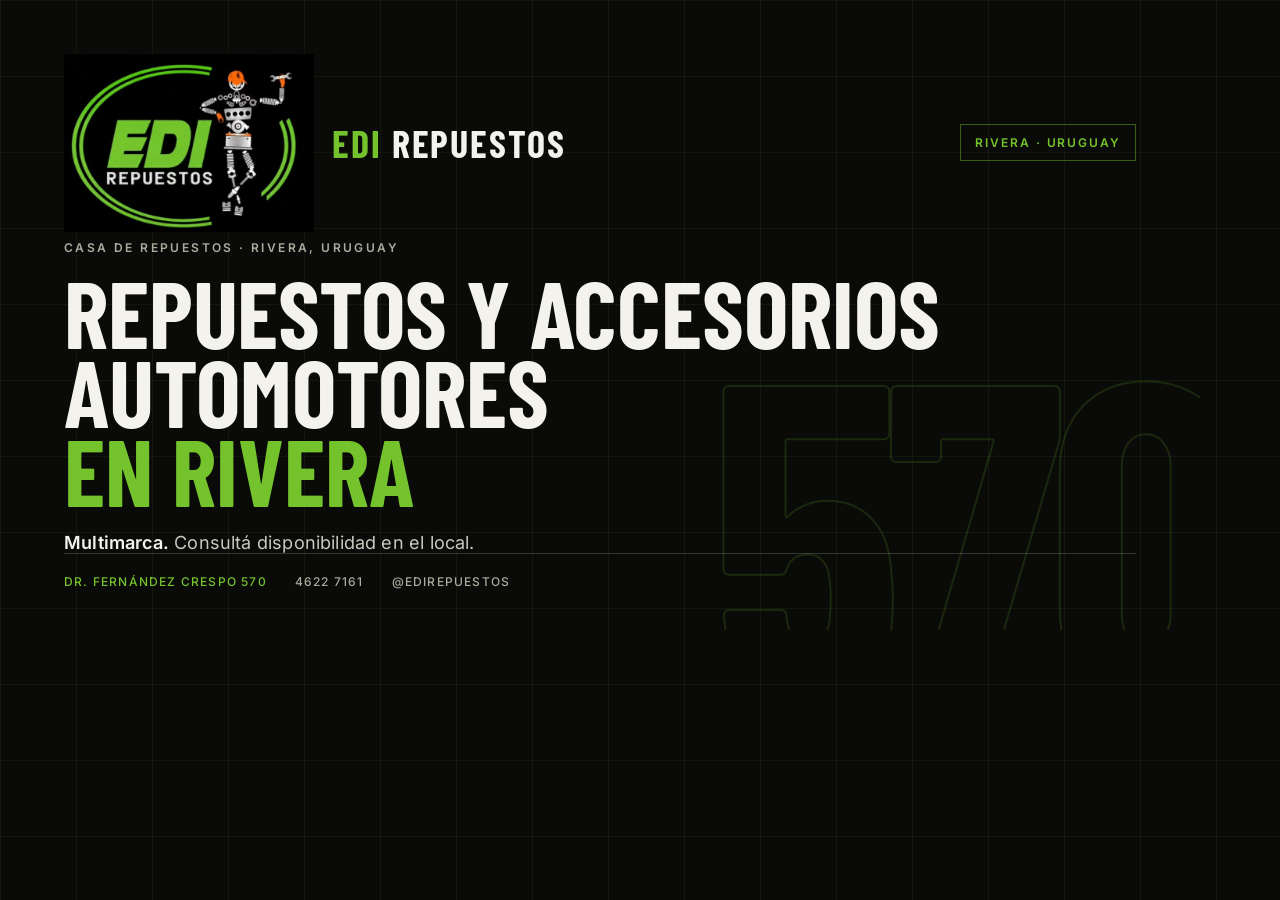
<file: tools/og-card.html>
<!doctype html>
<html lang="es-UY">
<head>
<meta charset="utf-8">
<style>
  @font-face {
    font-family: "Barlow Condensed";
    src: url("../assets/fonts/barlow-condensed-700.woff2") format("woff2");
    font-weight: 700;
    font-style: normal;
  }
  @font-face {
    font-family: "Inter";
    src: url("../assets/fonts/inter-variable.woff2") format("woff2");
    font-weight: 100 900;
    font-style: normal;
  }
  * { box-sizing: border-box; margin: 0; }
  html, body { width: 1200px; height: 630px; overflow: hidden; }
  body {
    background: #0a0b08;
    color: #f3f2ec;
    font-family: "Inter", sans-serif;
    position: relative;
    padding: 54px 64px 44px;
    display: flex;
    flex-direction: column;
    justify-content: space-between;
    background-image:
      linear-gradient(rgba(116,195,44,.07) 1px, transparent 1px),
      linear-gradient(90deg, rgba(116,195,44,.07) 1px, transparent 1px);
    background-size: 76px 76px;
  }
  .top { display: flex; align-items: center; justify-content: space-between; position: relative; z-index: 2; }
  .brand { display: flex; align-items: center; gap: 18px; }
  .brand img { width: 250px; height: auto; mix-blend-mode: screen; }
  .brand span {
    font-family: "Barlow Condensed", sans-serif;
    font-size: 38px;
    font-weight: 700;
    letter-spacing: .05em;
    text-transform: uppercase;
    line-height: 1;
  }
  .brand strong { color: #74c32c; }
  .tag {
    font-size: 12px;
    font-weight: 600;
    letter-spacing: .16em;
    text-transform: uppercase;
    color: #74c32c;
    border: 1px solid rgba(116,195,44,.45);
    padding: 10px 14px;
  }
  main { position: relative; z-index: 2; margin-top: 8px; }
  .eyebrow {
    font-size: 12px;
    font-weight: 600;
    letter-spacing: .2em;
    text-transform: uppercase;
    color: #a9ab9d;
    margin-bottom: 18px;
  }
  h1 {
    font-family: "Barlow Condensed", sans-serif;
    font-size: 94px;
    font-weight: 700;
    line-height: .84;
    letter-spacing: 0;
    text-transform: uppercase;
  }
  h1 em { font-style: normal; color: #74c32c; }
  .sub {
    margin-top: 22px;
    font-size: 18px;
    color: #c8c9bd;
    letter-spacing: .01em;
  }
  .sub b { color: #f3f2ec; font-weight: 600; }
  footer {
    display: flex;
    align-items: center;
    gap: 28px;
    padding-top: 20px;
    border-top: 1px solid rgba(243,242,236,.18);
    font-size: 12px;
    font-weight: 500;
    letter-spacing: .1em;
    text-transform: uppercase;
    color: #a9ab9d;
    position: relative;
    z-index: 2;
  }
  footer span:first-child { color: #74c32c; }
  .mark {
    position: absolute;
    right: -28px;
    bottom: -42px;
    z-index: 1;
    font-family: "Barlow Condensed", sans-serif;
    font-size: 440px;
    font-weight: 700;
    line-height: .7;
    color: transparent;
    -webkit-text-stroke: 2px rgba(116,195,44,.16);
    letter-spacing: -.04em;
  }
</style>
</head>
<body>
  <div class="top">
    <div class="brand">
      <img src="../assets/img/edi-logo-640.webp" alt="">
      <span><strong>EDI</strong> REPUESTOS</span>
    </div>
    <span class="tag">Rivera · Uruguay</span>
  </div>

  <main>
    <p class="eyebrow">Casa de repuestos · Rivera, Uruguay</p>
    <h1>Repuestos y accesorios<br>automotores<br><em>en Rivera</em></h1>
    <p class="sub"><b>Multimarca.</b> Consultá disponibilidad en el local.</p>
  </main>

  <footer>
    <span>Dr. Fernández Crespo 570</span>
    <span>4622 7161</span>
    <span>@edirepuestos</span>
  </footer>

  <span class="mark">570</span>
</body>
</html>
</file>
<file: assets/css/styles.css>
/* ==========================================================================
   Edi Repuestos — Rivera, Uruguay
   Sistema visual: catálogo técnico / mostrador de repuestos.
   Paleta derivada del logo real: negro + verde lima (#74c32c).
   ========================================================================== */

@font-face {
  font-family: "Barlow Condensed";
  src: url("../fonts/barlow-condensed-600.woff2") format("woff2");
  font-weight: 600;
  font-style: normal;
  font-display: swap;
}

@font-face {
  font-family: "Barlow Condensed";
  src: url("../fonts/barlow-condensed-700.woff2") format("woff2");
  font-weight: 700;
  font-style: normal;
  font-display: swap;
}

@font-face {
  font-family: "Inter";
  src: url("../fonts/inter-variable.woff2") format("woff2");
  font-weight: 100 900;
  font-style: normal;
  font-display: swap;
}

/* --------------------------------------------------------------------------
   Tokens
   -------------------------------------------------------------------------- */

:root {
  --ink: #0a0b08;
  --ink-2: #0f110b;
  --ink-3: #15170f;
  --paper: #f3f2ec;
  --paper-2: #e9e7dc;
  --white: #fbfbf7;
  --lime: #74c32c;
  --green-text: #3f6d12;
  --muted: #5b5d51;
  --muted-light: #a9ab9d;
  --line: rgba(10, 11, 8, 0.16);
  --line-strong: rgba(10, 11, 8, 0.32);
  --line-dark: rgba(243, 242, 236, 0.16);
  --line-dark-strong: rgba(243, 242, 236, 0.34);

  --font-display: "Barlow Condensed", "Arial Narrow", Impact, sans-serif;
  --font-body: "Inter", system-ui, -apple-system, "Segoe UI", Roboto, sans-serif;

  --max: 1328px;
  --gutter: clamp(20px, 4vw, 48px);
  --ease: cubic-bezier(0.22, 0.68, 0.26, 1);
}

/* --------------------------------------------------------------------------
   Reset base
   -------------------------------------------------------------------------- */

*,
*::before,
*::after {
  box-sizing: border-box;
}

* {
  margin: 0;
}

html {
  -webkit-text-size-adjust: 100%;
  scroll-behavior: smooth;
  scroll-padding-top: 112px;
}

body {
  background: var(--paper);
  color: var(--ink);
  font-family: var(--font-body);
  font-size: 16px;
  font-weight: 400;
  line-height: 1.6;
  -webkit-font-smoothing: antialiased;
  text-rendering: optimizeLegibility;
}

img,
svg {
  display: block;
  max-width: 100%;
}

img {
  height: auto;
}

a {
  color: inherit;
}

button,
input,
textarea {
  font: inherit;
  color: inherit;
}

button {
  cursor: pointer;
}

ul,
ol {
  list-style: none;
  padding: 0;
}

::selection {
  background: var(--lime);
  color: var(--ink);
}

:focus-visible {
  outline: 3px solid var(--lime);
  outline-offset: 2px;
  box-shadow: 0 0 0 2px var(--ink);
}

/* --------------------------------------------------------------------------
   Utilidades
   -------------------------------------------------------------------------- */

.container {
  width: 100%;
  max-width: var(--max);
  margin-inline: auto;
  padding-inline: var(--gutter);
}

.skip-link {
  position: fixed;
  top: 12px;
  left: 12px;
  z-index: 200;
  padding: 12px 18px;
  background: var(--lime);
  color: var(--ink);
  font-size: 13px;
  font-weight: 600;
  text-decoration: none;
  transform: translateY(-160%);
  transition: transform 0.18s var(--ease);
}

.skip-link:focus {
  transform: translateY(0);
}

.kicker {
  display: flex;
  align-items: center;
  gap: 10px;
  margin-bottom: 18px;
  color: var(--muted);
  font-size: 10.5px;
  font-weight: 600;
  letter-spacing: 0.18em;
  line-height: 1.2;
  text-transform: uppercase;
}

.kicker > span:first-child:not(.dot) {
  display: inline-grid;
  place-items: center;
  min-width: 27px;
  height: 22px;
  padding-inline: 4px;
  background: var(--ink);
  color: var(--lime);
  font-size: 9.5px;
  letter-spacing: 0.08em;
}

.kicker .dot {
  flex: none;
  width: 8px;
  height: 8px;
  border-radius: 50%;
  background: var(--lime);
  box-shadow: 0 0 0 4px rgba(116, 195, 44, 0.14);
}

.kicker--light {
  color: var(--muted-light);
}

.kicker--light > span:first-child:not(.dot) {
  background: var(--lime);
  color: var(--ink);
}

.mark {
  padding: 0.02em 0.12em 0.04em;
  background: var(--lime);
  color: var(--ink);
  -webkit-box-decoration-break: clone;
  box-decoration-break: clone;
}

.note {
  margin-top: 20px;
  color: var(--muted);
  font-size: 12px;
  line-height: 1.6;
}

.btn {
  --btn-bg: transparent;
  --btn-fg: var(--ink);
  --btn-bd: transparent;

  display: inline-flex;
  align-items: center;
  justify-content: center;
  gap: 12px;
  min-height: 52px;
  padding: 0 24px;
  border: 1px solid var(--btn-bd);
  background: var(--btn-bg);
  color: var(--btn-fg);
  font-size: 11.5px;
  font-weight: 600;
  letter-spacing: 0.13em;
  line-height: 1;
  text-align: center;
  text-decoration: none;
  text-transform: uppercase;
  transition: background-color 0.18s, border-color 0.18s, color 0.18s, transform 0.18s;
}

.btn:hover {
  transform: translateY(-2px);
}

.btn .icon-arrow {
  flex: none;
  width: 13px;
  height: 13px;
  transition: transform 0.18s;
}

.btn:hover .icon-arrow {
  transform: translate(2px, -2px);
}

.btn-primary {
  --btn-bg: var(--lime);
  --btn-fg: var(--ink);
  --btn-bd: var(--lime);
}

.btn-primary:hover {
  --btn-bg: var(--white);
  --btn-bd: var(--white);
}

.btn-dark {
  --btn-bg: var(--ink);
  --btn-fg: var(--paper);
  --btn-bd: var(--ink);
}

.btn-dark:hover {
  --btn-bg: var(--lime);
  --btn-fg: var(--ink);
  --btn-bd: var(--lime);
}

.btn-ghost {
  --btn-bg: transparent;
  --btn-fg: var(--paper);
  --btn-bd: rgba(243, 242, 236, 0.34);
}

.btn-ghost:hover {
  --btn-fg: var(--lime);
  --btn-bd: var(--lime);
}

.btn-outline-dark {
  --btn-bg: transparent;
  --btn-fg: var(--ink);
  --btn-bd: rgba(10, 11, 8, 0.34);
}

.btn-outline-dark:hover {
  --btn-bg: var(--paper-2);
  --btn-fg: var(--ink);
  --btn-bd: var(--ink);
}

.btn-block {
  width: 100%;
}

.text-link {
  display: inline-flex;
  align-items: center;
  gap: 8px;
  padding-bottom: 4px;
  border-bottom: 2px solid var(--lime);
  color: var(--ink);
  font-size: 11px;
  font-weight: 600;
  letter-spacing: 0.1em;
  text-decoration: none;
  text-transform: uppercase;
  transition: color 0.18s, border-color 0.18s;
}

.text-link:hover {
  border-color: var(--ink);
}

/* --------------------------------------------------------------------------
   Header
   -------------------------------------------------------------------------- */

.site-header {
  position: sticky;
  top: 0;
  z-index: 60;
  background: var(--ink);
  color: var(--paper);
  border-bottom: 1px solid var(--line-dark);
}

.header-bar {
  background: #070805;
  border-bottom: 1px solid var(--line-dark);
}

.header-bar-inner {
  display: flex;
  align-items: center;
  justify-content: space-between;
  gap: 24px;
  padding-block: 8px;
  color: var(--muted-light);
  font-size: 9.5px;
  letter-spacing: 0.15em;
  text-transform: uppercase;
}

.header-bar p {
  display: flex;
  align-items: center;
  gap: 8px;
}

.header-bar p.header-bar-hours {
  display: block;
  text-align: right;
}

.header-bar-hours .header-bar-label {
  color: var(--lime);
}

.header-bar-sep {
  margin-inline: 7px;
  color: var(--line-dark-strong);
}

.header-bar a {
  color: var(--paper);
  text-decoration: none;
  transition: color 0.18s;
}

.header-bar a:hover {
  color: var(--lime);
}

.header-main {
  display: flex;
  align-items: center;
  gap: 28px;
  min-height: 76px;
}

.brand {
  display: flex;
  flex: none;
  align-items: center;
  gap: 12px;
  color: var(--paper);
  text-decoration: none;
}

.brand-logo {
  width: auto;
  height: 42px;
  mix-blend-mode: screen;
}

.brand-word {
  font-family: var(--font-display);
  font-size: 24px;
  font-weight: 700;
  letter-spacing: 0.04em;
  line-height: 1;
  text-transform: uppercase;
}

.brand-word strong {
  color: var(--lime);
  font-weight: 700;
}

.site-nav {
  display: flex;
  align-items: center;
  gap: 30px;
  margin-left: auto;
}

.nav-list {
  display: flex;
  align-items: center;
  gap: 25px;
}

.nav-list a {
  position: relative;
  display: block;
  padding-block: 9px;
  color: rgba(243, 242, 236, 0.78);
  font-size: 10.5px;
  font-weight: 500;
  letter-spacing: 0.12em;
  text-decoration: none;
  text-transform: uppercase;
  transition: color 0.18s;
}

.nav-list a::after {
  content: "";
  position: absolute;
  right: 0;
  bottom: 0;
  left: 0;
  height: 2px;
  background: var(--lime);
  transform: scaleX(0);
  transform-origin: left;
  transition: transform 0.2s var(--ease);
}

.nav-list a:hover {
  color: var(--paper);
}

.nav-list a:hover::after {
  transform: scaleX(1);
}

.nav-cta {
  min-height: 44px;
  padding: 0 18px;
  font-size: 10px;
}

.nav-toggle {
  display: none;
  align-items: center;
  gap: 10px;
  min-height: 44px;
  margin-left: auto;
  padding: 0 14px;
  border: 1px solid var(--line-dark-strong);
  background: transparent;
  color: var(--paper);
  font-size: 10.5px;
  font-weight: 600;
  letter-spacing: 0.12em;
  text-transform: uppercase;
}

.nav-toggle-icon {
  display: grid;
  gap: 4px;
  width: 17px;
}

.nav-toggle-icon i {
  display: block;
  height: 1.5px;
  background: currentColor;
  transition: transform 0.2s, opacity 0.2s;
}

.nav-toggle[aria-expanded="true"] .nav-toggle-icon i:nth-child(1) {
  transform: translateY(5.5px) rotate(45deg);
}

.nav-toggle[aria-expanded="true"] .nav-toggle-icon i:nth-child(2) {
  opacity: 0;
}

.nav-toggle[aria-expanded="true"] .nav-toggle-icon i:nth-child(3) {
  transform: translateY(-5.5px) rotate(-45deg);
}

/* --------------------------------------------------------------------------
   Hero
   -------------------------------------------------------------------------- */

.hero {
  position: relative;
  overflow: hidden;
  padding-top: clamp(44px, 6vw, 84px);
  background: var(--ink);
  color: var(--paper);
}

.hero::before {
  content: "";
  position: absolute;
  inset: 0;
  background-image:
    linear-gradient(rgba(116, 195, 44, 0.055) 1px, transparent 1px),
    linear-gradient(90deg, rgba(116, 195, 44, 0.055) 1px, transparent 1px);
  background-size: 76px 76px;
  -webkit-mask-image: linear-gradient(to bottom, #000 0%, rgba(0, 0, 0, 0.6) 58%, transparent 100%);
  mask-image: linear-gradient(to bottom, #000 0%, rgba(0, 0, 0, 0.6) 58%, transparent 100%);
  pointer-events: none;
}

.hero::after {
  content: "";
  position: absolute;
  right: 0;
  bottom: 0;
  left: 0;
  height: 1px;
  background: linear-gradient(90deg, transparent, var(--lime), transparent);
  opacity: 0.45;
}

.hero-number {
  position: absolute;
  right: -0.05em;
  bottom: -0.16em;
  z-index: 0;
  color: transparent;
  font-family: var(--font-display);
  font-size: clamp(18rem, 40vw, 36rem);
  font-weight: 700;
  letter-spacing: -0.04em;
  line-height: 0.7;
  -webkit-text-stroke: 1px rgba(116, 195, 44, 0.15);
  pointer-events: none;
  user-select: none;
}

.hero-inner {
  position: relative;
  z-index: 1;
  display: grid;
  grid-template-columns: minmax(0, 1.25fr) minmax(300px, 0.62fr);
  gap: clamp(36px, 6vw, 88px);
  align-items: center;
  padding-bottom: clamp(48px, 7vw, 88px);
}

.hero-eyebrow {
  margin-bottom: 24px;
}

.hero-title {
  margin-bottom: 26px;
  font-family: var(--font-display);
  font-size: clamp(2.9rem, 6vw, 5.5rem);
  font-weight: 700;
  letter-spacing: 0.002em;
  line-height: 0.86;
  text-transform: uppercase;
}

.h1-line {
  display: block;
}

.h1-line--accent {
  color: var(--lime);
}

.h1-brand {
  display: block;
  margin-top: 22px;
  color: var(--lime);
  font-family: var(--font-body);
  font-size: clamp(0.7rem, 1.1vw, 0.82rem);
  font-weight: 600;
  letter-spacing: 0.2em;
  line-height: 1.4;
  text-transform: uppercase;
}

.hero-lede {
  max-width: 54ch;
  margin-bottom: 32px;
  color: #c8c9bd;
  font-size: clamp(1rem, 1.25vw, 1.1rem);
  line-height: 1.65;
}

.hero-actions {
  display: flex;
  flex-wrap: wrap;
  gap: 12px;
  margin-bottom: 40px;
}

.hero-facts {
  display: grid;
  grid-template-columns: repeat(3, minmax(0, 1fr));
  gap: 22px;
  max-width: 680px;
  padding-top: 22px;
  border-top: 1px solid var(--line-dark);
}

.hero-facts dt {
  margin-bottom: 6px;
  color: var(--muted-light);
  font-size: 9px;
  font-weight: 600;
  letter-spacing: 0.18em;
  text-transform: uppercase;
}

.hero-facts dd {
  color: var(--paper);
  font-size: 13.5px;
  font-weight: 500;
  line-height: 1.4;
}

.hero-card {
  position: relative;
  padding: clamp(20px, 2.4vw, 28px);
  border: 1px solid rgba(116, 195, 44, 0.42);
  background: #000;
  box-shadow: 18px 18px 0 rgba(116, 195, 44, 0.13);
}

.hero-card::before {
  content: "";
  position: absolute;
  top: -1px;
  right: -1px;
  width: 54px;
  height: 54px;
  background: var(--lime);
  -webkit-clip-path: polygon(100% 0, 0 0, 100% 100%);
  clip-path: polygon(100% 0, 0 0, 100% 100%);
}

.hero-card::after {
  content: "";
  position: absolute;
  inset: 8px;
  border: 1px solid rgba(243, 242, 236, 0.08);
  pointer-events: none;
}

.card-head {
  display: flex;
  align-items: center;
  justify-content: space-between;
  gap: 16px;
  padding-bottom: 12px;
  border-bottom: 1px dashed var(--line-dark-strong);
  color: var(--lime);
  font-size: 9px;
  font-weight: 600;
  letter-spacing: 0.18em;
  text-transform: uppercase;
}

.card-logo {
  width: 100%;
  margin: 18px 0 6px;
  mix-blend-mode: screen;
}

.card-name {
  margin-bottom: 4px;
  font-family: var(--font-display);
  font-size: clamp(1.8rem, 2.8vw, 2.15rem);
  font-weight: 700;
  letter-spacing: 0.02em;
  line-height: 1;
  text-transform: uppercase;
}

.card-role {
  margin-bottom: 18px;
  color: var(--muted-light);
  font-size: 9.5px;
  font-weight: 500;
  letter-spacing: 0.13em;
  text-transform: uppercase;
}

.card-data {
  border-top: 1px solid var(--line-dark);
}

.card-data > div {
  display: flex;
  align-items: baseline;
  justify-content: space-between;
  gap: 16px;
  padding: 9px 0;
  border-bottom: 1px solid rgba(243, 242, 236, 0.08);
}

.card-data dt {
  color: var(--muted-light);
  font-size: 8.5px;
  font-weight: 600;
  letter-spacing: 0.14em;
  text-transform: uppercase;
}

.card-data dd {
  color: var(--paper);
  font-size: 11.5px;
  text-align: right;
}

.card-data a {
  color: var(--lime);
  text-decoration: none;
  border-bottom: 1px solid rgba(116, 195, 44, 0.5);
}

.card-data a:hover {
  color: var(--paper);
  border-color: var(--paper);
}

.barcode {
  height: 38px;
  margin: 18px 0 10px;
  opacity: 0.72;
  background: repeating-linear-gradient(
    90deg,
    var(--paper) 0 2px,
    transparent 2px 5px,
    var(--paper) 5px 6px,
    transparent 6px 11px,
    var(--paper) 11px 14px,
    transparent 14px 17px
  );
}

.card-foot {
  display: flex;
  align-items: center;
  justify-content: space-between;
  gap: 16px;
  color: var(--lime);
  font-size: 8.5px;
  font-weight: 600;
  letter-spacing: 0.16em;
  text-transform: uppercase;
}

.hero-strip {
  position: relative;
  z-index: 1;
  display: grid;
  grid-template-columns: repeat(3, 1fr);
  gap: 24px;
  padding-block: 18px;
  border-top: 1px solid var(--line-dark);
  color: var(--muted-light);
  font-size: 9.5px;
  letter-spacing: 0.15em;
  text-transform: uppercase;
}

.hero-strip b {
  margin-right: 8px;
  color: var(--lime);
  font-weight: 600;
}

/* Tira de muestra del local */

.hero-gallery {
  position: relative;
  z-index: 1;
  padding-top: 26px;
}

.hero-gallery-head {
  display: flex;
  flex-wrap: wrap;
  align-items: center;
  gap: 8px 20px;
  margin-bottom: 14px;
}

.hero-gallery-title {
  display: inline-flex;
  align-items: center;
  gap: 10px;
  color: var(--lime);
  font-size: 9.5px;
  font-weight: 600;
  letter-spacing: 0.18em;
  line-height: 1.2;
  text-transform: uppercase;
}

.hero-gallery-title .dot {
  flex: none;
  width: 8px;
  height: 8px;
  border-radius: 50%;
  background: var(--lime);
  box-shadow: 0 0 0 4px rgba(116, 195, 44, 0.14);
}

.hero-gallery-note {
  color: #a9ab9d;
  font-size: 11.5px;
  line-height: 1.5;
}

.gallery-toggle {
  display: inline-flex;
  align-items: center;
  gap: 8px;
  min-height: 34px;
  margin-left: auto;
  padding: 0 12px;
  border: 1px solid var(--line-dark-strong);
  background: transparent;
  color: var(--paper);
  font-family: inherit;
  font-size: 9px;
  font-weight: 600;
  letter-spacing: 0.14em;
  text-transform: uppercase;
  cursor: pointer;
  transition: border-color 0.18s, color 0.18s;
}

.gallery-toggle:hover {
  border-color: var(--lime);
  color: var(--lime);
}

.gallery-toggle-icon {
  display: block;
  width: 8px;
  height: 9px;
  border-left: 2px solid currentColor;
  border-right: 2px solid currentColor;
}

.gallery-toggle[aria-pressed="true"] .gallery-toggle-icon {
  width: 0;
  height: 0;
  border-top: 5px solid transparent;
  border-right: 0;
  border-bottom: 5px solid transparent;
  border-left: 9px solid currentColor;
}

.gallery-viewport {
  overflow-x: auto;
  scrollbar-width: none;
  -ms-overflow-style: none;
  scroll-snap-type: x proximity;
}

.gallery-viewport::-webkit-scrollbar {
  display: none;
}

.gallery-viewport:focus-visible {
  outline: 2px solid var(--lime);
  outline-offset: 4px;
}

.gallery-track {
  display: flex;
  width: max-content;
  padding: 0 var(--gutter) 4px;
}

.gallery-item {
  flex: none;
  width: clamp(150px, 16vw, 196px);
  margin-right: 10px;
  scroll-snap-align: start;
}

.gallery-item img {
  display: block;
  width: 100%;
  height: auto;
  aspect-ratio: 1 / 1;
  object-fit: cover;
  border: 1px solid var(--line-dark-strong);
  background: #13150e;
  filter: saturate(0.92) contrast(1.02);
  transition: filter 0.25s, border-color 0.25s;
}

.gallery-item:hover img {
  border-color: rgba(116, 195, 44, 0.7);
  filter: none;
}

.gallery-viewport.is-loop {
  overflow: hidden;
}

.gallery-viewport.is-loop .gallery-track {
  animation: gallery-scroll 52s linear infinite;
  will-change: transform;
}

.gallery-viewport.is-loop:hover .gallery-track,
.gallery-viewport.is-loop:focus-within .gallery-track,
.gallery-viewport.is-loop[data-paused="true"] .gallery-track {
  animation-play-state: paused;
}

@keyframes gallery-scroll {
  to {
    transform: translateX(-50%);
  }
}

/* --------------------------------------------------------------------------
   Secciones
   -------------------------------------------------------------------------- */

.section {
  padding-block: clamp(64px, 8.5vw, 116px);
}

.section-head {
  display: grid;
  grid-template-columns: minmax(0, 1.05fr) minmax(0, 0.62fr);
  gap: clamp(24px, 5vw, 72px);
  align-items: end;
  margin-bottom: clamp(36px, 5vw, 64px);
}

h2 {
  font-family: var(--font-display);
  font-size: clamp(2.2rem, 4.6vw, 4.2rem);
  font-weight: 700;
  letter-spacing: -0.004em;
  line-height: 0.94;
  text-transform: uppercase;
  text-wrap: balance;
}

.section-intro {
  justify-self: end;
  max-width: 46ch;
  color: var(--muted);
  font-size: 14.5px;
  line-height: 1.65;
}

/* --------------------------------------------------------------------------
   Productos
   -------------------------------------------------------------------------- */

.products {
  background: var(--paper);
}

.product-grid {
  display: grid;
  grid-template-columns: repeat(3, minmax(0, 1fr));
  border-top: 2px solid var(--ink);
}

.product-card {
  position: relative;
  padding: 28px clamp(20px, 2.4vw, 32px) 32px;
  border-right: 1px solid var(--line);
  border-bottom: 1px solid var(--line);
  transition: background-color 0.22s;
}

.product-card:first-child {
  border-left: 1px solid var(--line);
}

.product-card::before {
  content: "";
  position: absolute;
  top: -2px;
  left: 0;
  width: 0;
  height: 3px;
  background: var(--lime);
  transition: width 0.28s var(--ease);
}

.product-card:hover {
  background: var(--white);
}

.product-card:hover::before {
  width: 100%;
}

.product-top {
  display: flex;
  align-items: flex-start;
  justify-content: space-between;
  gap: 16px;
  margin-bottom: 44px;
}

.product-index {
  color: var(--muted);
  font-size: 9px;
  font-weight: 600;
  letter-spacing: 0.16em;
  text-transform: uppercase;
}

.product-icon {
  flex: none;
  width: 46px;
  height: 46px;
  color: var(--green-text);
}

.product-card h3 {
  margin-bottom: 12px;
  font-family: var(--font-display);
  font-size: clamp(1.6rem, 2.2vw, 1.9rem);
  font-weight: 700;
  line-height: 0.98;
  text-transform: uppercase;
}

.product-card p {
  max-width: 34ch;
  color: var(--muted);
  font-size: 14px;
  line-height: 1.62;
}

.card-link {
  display: inline-flex;
  align-items: center;
  gap: 8px;
  min-height: 24px;
  margin-top: 22px;
  padding-bottom: 6px;
  border-bottom: 1px solid var(--line-strong);
  color: var(--ink);
  font-size: 10px;
  font-weight: 600;
  letter-spacing: 0.1em;
  text-decoration: none;
  text-transform: uppercase;
  transition: color 0.18s, border-color 0.18s;
}

.card-link .icon-arrow {
  width: 11px;
  height: 11px;
  transition: transform 0.18s;
}

.card-link:hover {
  border-color: var(--lime);
  color: var(--green-text);
}

.card-link:hover .icon-arrow {
  transform: translate(2px, -2px);
}

/* --------------------------------------------------------------------------
   Catálogo
   -------------------------------------------------------------------------- */

.catalog {
  background: var(--white);
}

.catalog .section-head {
  margin-bottom: clamp(30px, 4vw, 48px);
}

/* Productos estrella */

.feature {
  padding: clamp(22px, 3.2vw, 44px);
  background: var(--ink);
  color: var(--paper);
}

.feature-head {
  display: grid;
  gap: 8px;
  max-width: 58ch;
  margin-bottom: clamp(22px, 3vw, 32px);
}

.feature-tag {
  color: var(--lime);
  font-size: 9px;
  font-weight: 600;
  letter-spacing: 0.2em;
  line-height: 1.2;
  text-transform: uppercase;
}

.feature-head h3 {
  font-family: var(--font-display);
  font-size: clamp(2rem, 3.4vw, 3rem);
  font-weight: 700;
  letter-spacing: 0.01em;
  line-height: 0.9;
  text-transform: uppercase;
}

.feature-head p {
  color: #b9bbae;
  font-size: 13.5px;
  line-height: 1.6;
}

.feature-grid {
  display: grid;
  grid-template-columns: repeat(5, minmax(0, 1fr));
  gap: 16px;
}

.star-card {
  margin: 0;
}

.star-card figure {
  display: grid;
  margin: 0;
}

.star-card img {
  display: block;
  width: 100%;
  height: auto;
  aspect-ratio: 4 / 5;
  object-fit: cover;
  border: 1px solid var(--line-dark);
  background: #13150e;
  transition: border-color 0.2s;
}

.star-card:hover img {
  border-color: rgba(116, 195, 44, 0.6);
}

.star-card figcaption {
  display: grid;
  gap: 3px;
  padding-top: 10px;
}

.star-name {
  font-family: var(--font-display);
  font-size: clamp(1.05rem, 1.4vw, 1.2rem);
  font-weight: 700;
  letter-spacing: 0.02em;
  line-height: 1;
  text-transform: uppercase;
}

.star-role {
  color: #8f9184;
  font-size: 10px;
  line-height: 1.4;
}

.star-link {
  display: inline-flex;
  align-items: center;
  width: fit-content;
  min-height: 24px;
  margin-top: 4px;
  padding-bottom: 3px;
  border-bottom: 1px solid rgba(116, 195, 44, 0.5);
  color: var(--lime);
  font-size: 9.5px;
  font-weight: 600;
  letter-spacing: 0.12em;
  text-decoration: none;
  text-transform: uppercase;
  transition: color 0.18s, border-color 0.18s;
}

.star-link:hover {
  border-color: var(--paper);
  color: var(--paper);
}

/* Grilla del catálogo */

.catalog-sub {
  margin: clamp(44px, 5vw, 64px) 0 22px;
  font-family: var(--font-display);
  font-size: clamp(1.55rem, 2.4vw, 2.1rem);
  font-weight: 700;
  line-height: 1;
  text-transform: uppercase;
}

.catalog-grid {
  display: grid;
  grid-template-columns: repeat(4, minmax(0, 1fr));
  gap: 28px 18px;
}

.catalog-card {
  margin: 0;
}

.catalog-card figure {
  display: grid;
  margin: 0;
}

.catalog-card img {
  display: block;
  width: 100%;
  height: auto;
  aspect-ratio: 4 / 5;
  object-fit: cover;
  border: 1px solid var(--line);
  background: var(--paper);
  transition: transform 0.25s var(--ease), box-shadow 0.25s var(--ease);
}

.catalog-card--complete img {
  object-fit: contain;
}

.catalog-card:hover img {
  transform: translateY(-3px);
  box-shadow: 10px 10px 0 rgba(10, 11, 8, 0.07);
}

.catalog-card figcaption {
  display: grid;
  gap: 3px;
  padding-top: 10px;
}

.catalog-cat {
  color: var(--green-text);
  font-size: 8.5px;
  font-weight: 600;
  letter-spacing: 0.16em;
  line-height: 1.2;
  text-transform: uppercase;
}

.catalog-name {
  font-family: var(--font-display);
  font-size: clamp(1.15rem, 1.5vw, 1.35rem);
  font-weight: 700;
  letter-spacing: 0.01em;
  line-height: 1;
  text-transform: uppercase;
}

.catalog-link {
  display: inline-flex;
  align-items: center;
  gap: 6px;
  width: fit-content;
  min-height: 24px;
  margin-top: 3px;
  padding-bottom: 3px;
  border-bottom: 1px solid var(--line-strong);
  color: var(--ink);
  font-size: 9.5px;
  font-weight: 600;
  letter-spacing: 0.1em;
  text-decoration: none;
  text-transform: uppercase;
  transition: color 0.18s, border-color 0.18s;
}

.catalog-link .icon-arrow {
  width: 10px;
  height: 10px;
  transition: transform 0.18s;
}

.catalog-link:hover {
  border-color: var(--lime);
  color: var(--green-text);
}

.catalog-link:hover .icon-arrow {
  transform: translate(2px, -2px);
}

.catalog-note {
  max-width: 72ch;
  margin-top: 34px;
  color: var(--muted);
  font-size: 11.5px;
  line-height: 1.6;
}

.catalog-cta {
  display: flex;
  flex-wrap: wrap;
  gap: 12px;
  margin-top: 22px;
}

/* --------------------------------------------------------------------------
   Cómo consultar
   -------------------------------------------------------------------------- */

.how {
  background: var(--paper-2);
  border-block: 1px solid var(--line);
}

.steps {
  display: grid;
  grid-template-columns: repeat(3, minmax(0, 1fr));
  border-top: 2px solid var(--ink);
}

.step {
  display: grid;
  grid-template-columns: auto minmax(0, 1fr);
  gap: 16px;
  padding: 28px clamp(18px, 2.2vw, 30px) 34px;
  border-right: 1px solid var(--line);
  border-bottom: 1px solid var(--line);
}

.step:first-child {
  border-left: 1px solid var(--line);
}

.step-num {
  color: transparent;
  font-family: var(--font-display);
  font-size: clamp(2.6rem, 4vw, 3.6rem);
  font-weight: 700;
  line-height: 0.78;
  -webkit-text-stroke: 1px var(--line-strong);
  transition: -webkit-text-stroke-color 0.2s;
}

.step:hover .step-num {
  -webkit-text-stroke-color: var(--green-text);
}

.step h3 {
  margin-bottom: 10px;
  font-family: var(--font-display);
  font-size: clamp(1.35rem, 1.8vw, 1.6rem);
  font-weight: 700;
  line-height: 1;
  text-transform: uppercase;
}

.step p {
  color: var(--muted);
  font-size: 13.5px;
  line-height: 1.6;
}

.how-actions {
  display: flex;
  flex-wrap: wrap;
  align-items: center;
  gap: 22px;
  margin-top: 32px;
}

/* --------------------------------------------------------------------------
   Banda de cobertura nacional
   -------------------------------------------------------------------------- */

.band {
  position: relative;
  overflow: hidden;
  padding-block: clamp(56px, 7vw, 92px);
  background: var(--ink);
  color: var(--paper);
}

.band::before {
  content: "";
  position: absolute;
  top: 0;
  right: 0;
  bottom: 0;
  width: 42%;
  background:
    repeating-linear-gradient(
      90deg,
      transparent 0 46px,
      rgba(116, 195, 44, 0.055) 46px 47px
    );
  pointer-events: none;
}

.band-grid {
  position: relative;
  display: grid;
  grid-template-columns: minmax(0, 1fr) minmax(280px, 0.52fr);
  gap: clamp(40px, 7vw, 96px);
  align-items: center;
}

.band h2 {
  max-width: 15ch;
}

.band-copy > p {
  max-width: 54ch;
  margin-top: 18px;
  color: #c3c5b8;
  font-size: 15px;
  line-height: 1.65;
}

.band .btn {
  margin-top: 28px;
}

.route {
  display: flex;
  flex-direction: column;
  justify-content: center;
  padding-left: clamp(20px, 3vw, 32px);
  border-left: 1px solid var(--line-dark-strong);
}

.route-city {
  display: flex;
  align-items: baseline;
  gap: 12px;
  font-family: var(--font-display);
  font-size: clamp(1.8rem, 2.7vw, 2.5rem);
  font-weight: 700;
  letter-spacing: 0.01em;
  line-height: 0.95;
  text-transform: uppercase;
}

.route-city::before {
  content: "";
  flex: none;
  width: 9px;
  height: 9px;
  border: 2px solid var(--lime);
  border-radius: 50%;
  transform: translateY(-2px);
}

.route-city small {
  color: var(--lime);
  font-family: var(--font-body);
  font-size: 8.5px;
  font-weight: 600;
  letter-spacing: 0.16em;
  border: 1px solid rgba(116, 195, 44, 0.45);
  padding: 3px 5px;
}

.route-line {
  display: block;
  width: 1px;
  height: 58px;
  margin: 12px 0 12px 12px;
  background: repeating-linear-gradient(
    to bottom,
    var(--lime) 0 4px,
    transparent 4px 9px
  );
}

.route-note {
  margin-top: 18px;
  color: var(--muted-light);
  font-size: 9px;
  letter-spacing: 0.16em;
  text-transform: uppercase;
}

/* --------------------------------------------------------------------------
   Ubicación
   -------------------------------------------------------------------------- */

.location {
  background: var(--paper);
}

.location-grid {
  display: grid;
  grid-template-columns: minmax(0, 1fr) minmax(0, 0.85fr);
  gap: clamp(32px, 6vw, 80px);
  align-items: center;
}

.location h2 {
  font-size: clamp(2.3rem, 4.4vw, 4rem);
}

.h2-sub {
  display: inline-block;
  margin-top: 10px;
  color: var(--muted);
  font-size: 0.52em;
  font-weight: 600;
  letter-spacing: 0.01em;
  line-height: 1.1;
}

.location-copy > p {
  max-width: 48ch;
  margin-top: 22px;
  color: var(--muted);
  font-size: 14.5px;
  line-height: 1.65;
}

.location-actions {
  display: flex;
  flex-wrap: wrap;
  gap: 12px;
  margin: 28px 0 36px;
}

.location-meta {
  border-top: 1px solid var(--line);
}

.location-meta > div {
  display: grid;
  grid-template-columns: 130px minmax(0, 1fr);
  gap: 16px;
  padding: 10px 0;
  border-bottom: 1px solid var(--line);
}

.location-meta dt {
  color: var(--muted);
  font-size: 9px;
  font-weight: 600;
  letter-spacing: 0.14em;
  text-transform: uppercase;
}

.location-meta dd {
  font-size: 12.5px;
  line-height: 1.5;
}

.map {
  margin: 0;
}

.map-head {
  display: flex;
  align-items: center;
  justify-content: space-between;
  gap: 16px;
  padding: 11px 14px;
  border: 1px solid var(--line);
  border-bottom: 0;
  background: var(--ink);
  color: var(--muted-light);
  font-size: 8.5px;
  font-weight: 600;
  letter-spacing: 0.15em;
  line-height: 1.4;
  text-transform: uppercase;
}

.map-head span:last-child {
  flex: none;
  color: var(--lime);
  letter-spacing: 0.1em;
}

.map-frame {
  position: relative;
  overflow: hidden;
  aspect-ratio: 1.06 / 1;
  border: 1px solid var(--line);
  background: var(--paper-2);
  box-shadow: 14px 14px 0 rgba(10, 11, 8, 0.06);
}

.map-frame iframe {
  display: block;
  width: 100%;
  height: 100%;
  border: 0;
}

.map figcaption {
  margin-top: 12px;
  color: var(--muted);
  font-size: 10px;
  letter-spacing: 0.09em;
  line-height: 1.5;
  text-transform: uppercase;
}

/* --------------------------------------------------------------------------
   Contacto
   -------------------------------------------------------------------------- */

.contact {
  background: var(--white);
  border-top: 1px solid var(--line);
}

.contact-grid {
  display: grid;
  grid-template-columns: minmax(0, 0.9fr) minmax(0, 1.1fr);
  gap: clamp(32px, 5vw, 64px);
  align-items: start;
}

.channels {
  border-top: 2px solid var(--ink);
}

.channel {
  display: grid;
  grid-template-columns: minmax(0, 1fr) auto;
  gap: 4px 24px;
  align-items: center;
  padding: 22px 0;
  border-bottom: 1px solid var(--line);
  border-left: 3px solid transparent;
  text-decoration: none;
  transition: background-color 0.2s, border-color 0.2s, padding 0.2s;
}

.channel:hover {
  padding-left: 14px;
  border-left-color: var(--lime);
  background: var(--paper);
}

.channel-label {
  grid-column: 1;
  color: var(--muted);
  font-size: 9.5px;
  font-weight: 600;
  letter-spacing: 0.16em;
  text-transform: uppercase;
}

.channel-value {
  grid-column: 1;
  font-family: var(--font-display);
  font-size: clamp(2rem, 3.4vw, 3rem);
  font-weight: 700;
  letter-spacing: 0.01em;
  line-height: 1;
  text-transform: uppercase;
}

.channel--email .channel-value {
  font-size: clamp(1.25rem, 2vw, 1.75rem);
  text-transform: none;
  overflow-wrap: anywhere;
}

.channel-meta {
  grid-row: 1 / span 2;
  grid-column: 2;
  display: flex;
  align-items: center;
  gap: 8px;
  color: var(--muted);
  font-size: 9.5px;
  letter-spacing: 0.07em;
  text-align: right;
  text-transform: uppercase;
}

.channel-meta .icon-arrow {
  width: 12px;
  height: 12px;
  transition: transform 0.18s;
}

.channel:hover .channel-meta {
  color: var(--green-text);
}

.channel:hover .icon-arrow {
  transform: translate(2px, -2px);
}

/* Constructor de consulta */

.builder {
  position: relative;
  padding: clamp(24px, 3.2vw, 40px);
  border-top: 3px solid var(--lime);
  background: var(--ink);
  color: var(--paper);
}

.builder-tag {
  margin-bottom: 10px;
  color: var(--lime);
  font-size: 9px;
  font-weight: 600;
  letter-spacing: 0.2em;
  text-transform: uppercase;
}

.builder h3 {
  margin-bottom: 12px;
  font-family: var(--font-display);
  font-size: clamp(1.9rem, 3vw, 2.8rem);
  font-weight: 700;
  line-height: 1;
  text-transform: uppercase;
}

.builder-copy {
  max-width: 46ch;
  margin-bottom: 24px;
  color: #b9bbae;
  font-size: 13.5px;
  line-height: 1.6;
}

.field {
  margin-bottom: 16px;
}

.field label,
.builder-result > label {
  display: flex;
  flex-wrap: wrap;
  align-items: baseline;
  gap: 6px;
  margin-bottom: 8px;
  color: var(--paper);
  font-size: 10px;
  font-weight: 600;
  letter-spacing: 0.12em;
  text-transform: uppercase;
}

.label-hint {
  color: var(--muted-light);
  font-size: 10px;
  font-weight: 400;
  letter-spacing: 0.04em;
  text-transform: none;
}

.req {
  color: var(--lime);
  font-size: 12px;
  line-height: 1;
}

.field input,
.field textarea,
#mensaje {
  width: 100%;
  border: 1px solid rgba(243, 242, 236, 0.24);
  border-radius: 0;
  background: #13150e;
  color: var(--paper);
  font-size: 16px;
  line-height: 1.45;
  transition: border-color 0.18s, background-color 0.18s, box-shadow 0.18s;
}

.field input {
  min-height: 48px;
  padding: 11px 14px;
}

.field textarea {
  min-height: 96px;
  padding: 12px 14px;
  resize: vertical;
}

.field input::placeholder,
.field textarea::placeholder {
  color: #8d9082;
  opacity: 1;
}

.field input:hover,
.field textarea:hover {
  border-color: rgba(243, 242, 236, 0.4);
}

.field input:focus,
.field textarea:focus,
#mensaje:focus {
  outline: none;
  border-color: var(--lime);
  background: #171a10;
  box-shadow: 0 0 0 1px var(--lime);
}

.builder .btn-block {
  margin-top: 6px;
}

.builder-result {
  margin-top: 22px;
  padding-top: 18px;
  border-top: 1px solid var(--line-dark);
}

#mensaje {
  min-height: 150px;
  padding: 12px 14px;
  font-size: 13.5px;
  line-height: 1.55;
  resize: vertical;
}

.builder-actions {
  display: flex;
  flex-wrap: wrap;
  gap: 10px;
  margin-top: 12px;
}

.builder-actions .btn {
  min-height: 44px;
  padding: 0 16px;
  font-size: 10px;
}

.builder-status {
  min-height: 18px;
  margin-top: 10px;
  color: var(--lime);
  font-size: 12px;
  line-height: 1.5;
}

.builder-note {
  margin-top: 16px;
  color: var(--muted-light);
  font-size: 11px;
  line-height: 1.55;
}

.builder-note a {
  color: var(--paper);
}

.channel--wa .channel-label {
  width: fit-content;
  display: inline-flex;
  align-items: center;
  gap: 7px;
  color: var(--green-text);
}

.wa-icon {
  flex: none;
  width: 13px;
  height: 13px;
  fill: currentColor;
}

/* Botón flotante de WhatsApp */

.wa-float {
  position: fixed;
  right: 20px;
  bottom: 20px;
  z-index: 55;
  display: inline-flex;
  align-items: center;
  justify-content: center;
  gap: 10px;
  min-height: 52px;
  padding: 0 20px 0 16px;
  border: 1px solid rgba(116, 195, 44, 0.6);
  border-radius: 999px;
  background: #0f110b;
  color: var(--paper);
  font-size: 10.5px;
  font-weight: 600;
  letter-spacing: 0.1em;
  text-decoration: none;
  text-transform: uppercase;
  box-shadow: 0 12px 28px rgba(10, 11, 8, 0.34);
  transition: background-color 0.2s, color 0.2s, border-color 0.2s, transform 0.2s, opacity 0.2s, visibility 0.2s;
}

.wa-float .wa-icon {
  width: 20px;
  height: 20px;
  fill: var(--lime);
  transition: fill 0.2s;
}

.wa-float-text b {
  font-weight: 700;
  letter-spacing: 0.06em;
}

.wa-float:hover {
  border-color: var(--lime);
  background: var(--lime);
  color: var(--ink);
  transform: translateY(-2px);
}

.wa-float:hover .wa-icon {
  fill: var(--ink);
}

/* --------------------------------------------------------------------------
   FAQ
   -------------------------------------------------------------------------- */

.faq {
  background: var(--paper);
}

.faq-grid {
  display: grid;
  grid-template-columns: minmax(0, 0.62fr) minmax(0, 1fr);
  gap: clamp(32px, 6vw, 80px);
  align-items: start;
}

.faq-head .section-intro {
  justify-self: start;
  max-width: 34ch;
  margin-top: 18px;
}

.faq-list {
  border-top: 2px solid var(--ink);
}

.faq-list details {
  border-bottom: 1px solid var(--line);
}

.faq-list summary {
  display: flex;
  align-items: center;
  justify-content: space-between;
  gap: 20px;
  padding: 20px 0;
  font-size: 14.5px;
  font-weight: 600;
  line-height: 1.35;
  list-style: none;
  cursor: pointer;
  transition: color 0.18s;
}

.faq-list summary::-webkit-details-marker {
  display: none;
}

.faq-list summary:hover {
  color: var(--green-text);
}

.faq-icon {
  display: grid;
  flex: none;
  place-items: center;
  width: 28px;
  height: 28px;
  border: 1px solid var(--line-strong);
  font-size: 18px;
  font-weight: 400;
  line-height: 1;
  transition: transform 0.2s, background-color 0.2s, border-color 0.2s, color 0.2s;
}

.faq-list details[open] .faq-icon {
  border-color: var(--lime);
  background: var(--lime);
  color: var(--ink);
  transform: rotate(45deg);
}

.faq-list details > p {
  padding: 0 44px 22px 0;
  color: var(--muted);
  font-size: 14px;
  line-height: 1.65;
}

.faq-list details a {
  color: var(--ink);
  text-decoration: underline;
  text-decoration-color: var(--lime);
  text-decoration-thickness: 2px;
  text-underline-offset: 3px;
}

.faq-list details a:hover {
  color: var(--green-text);
}

/* --------------------------------------------------------------------------
   Footer
   -------------------------------------------------------------------------- */

.site-footer {
  position: relative;
  overflow: hidden;
  padding-top: clamp(56px, 7vw, 88px);
  background: var(--ink);
  color: var(--paper);
}

.footer-top {
  display: grid;
  grid-template-columns: minmax(0, 1.5fr) minmax(0, 0.6fr) minmax(0, 0.6fr);
  gap: clamp(32px, 5vw, 72px);
  padding-bottom: 48px;
  border-bottom: 1px solid var(--line-dark);
}

.footer-logo {
  display: inline-flex;
  align-items: center;
  gap: 12px;
  margin-bottom: 18px;
  color: var(--paper);
  text-decoration: none;
}

.footer-logo img {
  width: auto;
  height: 48px;
  mix-blend-mode: screen;
}

.footer-logo span {
  font-family: var(--font-display);
  font-size: 26px;
  font-weight: 700;
  letter-spacing: 0.04em;
  line-height: 1;
  text-transform: uppercase;
}

.footer-logo strong {
  color: var(--lime);
}

.footer-brand p {
  max-width: 38ch;
  color: #aeb0a2;
  font-size: 13px;
  line-height: 1.7;
}

.footer-title {
  margin-bottom: 16px;
  color: var(--lime);
  font-size: 9px;
  font-weight: 600;
  letter-spacing: 0.18em;
  text-transform: uppercase;
}

.footer-nav,
.footer-contact {
  display: flex;
  flex-direction: column;
  align-items: flex-start;
  gap: 10px;
}

.footer-nav a,
.footer-contact a {
  padding-block: 2px;
  color: #c6c8ba;
  font-size: 13px;
  text-decoration: none;
  transition: color 0.18s;
}

.footer-nav a:hover,
.footer-contact a:hover {
  color: var(--lime);
}

.footer-mark {
  padding-block: 24px 8px;
  overflow: hidden;
  color: transparent;
  font-family: var(--font-display);
  font-size: clamp(3.2rem, 12.4vw, 11rem);
  font-weight: 700;
  letter-spacing: -0.01em;
  line-height: 0.82;
  text-transform: uppercase;
  user-select: none;
  white-space: nowrap;
  -webkit-text-stroke: 1px rgba(243, 242, 236, 0.14);
}

.footer-bottom {
  display: flex;
  align-items: center;
  justify-content: space-between;
  gap: 24px;
  padding-block: 20px 96px;
  border-top: 1px solid var(--line-dark);
  color: #8f9184;
  font-size: 11px;
  line-height: 1.6;
}

.credit a {
  color: #c6c8ba;
  text-decoration: underline;
  text-decoration-color: rgba(243, 242, 236, 0.4);
  text-underline-offset: 3px;
  transition: color 0.18s;
}

.credit a:hover {
  color: var(--lime);
}

/* --------------------------------------------------------------------------
   Animación de entrada del hero
   -------------------------------------------------------------------------- */

@keyframes rise {
  from {
    opacity: 0;
    transform: translateY(20px);
  }
  to {
    opacity: 1;
    transform: none;
  }
}

@media (prefers-reduced-motion: no-preference) {
  .hero-eyebrow,
  .hero-title,
  .hero-lede,
  .hero-actions,
  .hero-facts,
  .hero-card {
    opacity: 0;
    animation: rise 0.8s var(--ease) forwards;
  }

  .hero-eyebrow {
    animation-delay: 0.05s;
  }

  .hero-title {
    animation-delay: 0.12s;
  }

  .hero-lede {
    animation-delay: 0.2s;
  }

  .hero-actions {
    animation-delay: 0.28s;
  }

  .hero-facts {
    animation-delay: 0.36s;
  }

  .hero-card {
    animation-delay: 0.34s;
  }
}

/* --------------------------------------------------------------------------
   Responsive
   -------------------------------------------------------------------------- */

@media (max-width: 1180px) {
  .nav-list {
    gap: 14px;
  }

  .catalog-grid {
    grid-template-columns: repeat(3, minmax(0, 1fr));
  }

  .feature-grid {
    grid-template-columns: repeat(4, minmax(0, 1fr));
  }

  .site-nav {
    gap: 20px;
  }

  .hero-inner {
    grid-template-columns: minmax(0, 1.18fr) minmax(290px, 0.62fr);
    gap: 48px;
  }
}

@media (max-width: 1040px) {
  .hero-title {
    font-size: clamp(2.9rem, 5.4vw, 4.6rem);
  }

  .card-name {
    font-size: 1.85rem;
  }
}

@media (max-width: 980px) {
  .header-bar {
    display: none;
  }

  .feature-grid {
    grid-template-columns: repeat(3, minmax(0, 1fr));
  }

  .header-main {
    min-height: 66px;
    gap: 16px;
  }

  .brand-logo {
    height: 37px;
  }

  .brand-word {
    font-size: 21px;
  }

  .nav-toggle {
    display: inline-flex;
  }

  .site-nav {
    position: absolute;
    top: 100%;
    right: 0;
    left: 0;
    display: none;
    flex-direction: column;
    align-items: stretch;
    gap: 20px;
    max-height: calc(100dvh - 66px);
    margin: 0;
    padding: 20px var(--gutter) 28px;
    overflow-y: auto;
    border-bottom: 1px solid var(--line-dark);
    background: var(--ink);
  }

  .site-nav[data-open="true"] {
    display: flex;
  }

  .nav-list {
    flex-direction: column;
    align-items: stretch;
    gap: 0;
  }

  .nav-list a {
    padding: 16px 0;
    border-bottom: 1px solid var(--line-dark);
    font-size: 13px;
  }

  .nav-list a::after {
    display: none;
  }

  .nav-cta {
    width: 100%;
  }

  .hero-inner {
    grid-template-columns: minmax(0, 1fr);
    gap: 48px;
    padding-bottom: 56px;
  }

  .hero-copy {
    max-width: 760px;
  }

  .hero-card {
    width: 100%;
    max-width: 450px;
    margin-inline: auto;
  }

  .hero-number {
    right: -0.16em;
    opacity: 0.55;
  }

  .section-head {
    grid-template-columns: minmax(0, 1fr);
    gap: 20px;
  }

  .section-intro {
    justify-self: start;
    max-width: 58ch;
  }

  .band-grid {
    grid-template-columns: minmax(0, 1fr) minmax(240px, 0.55fr);
    gap: 40px;
  }

  .location-grid {
    grid-template-columns: minmax(0, 1fr);
  }

  .map {
    max-width: 620px;
  }

  .faq-grid {
    grid-template-columns: minmax(0, 1fr);
    gap: 32px;
  }

  .faq-head .section-intro {
    max-width: 52ch;
  }
}

@media (max-width: 900px) {
  .contact-grid {
    grid-template-columns: minmax(0, 1fr);
  }

  .contact-grid .channels {
    max-width: none;
  }
}

@media (max-width: 840px) {
  .product-grid,
  .steps {
    grid-template-columns: minmax(0, 1fr);
  }

  .product-card,
  .step {
    border-left: 1px solid var(--line);
  }

  .product-card:not(:last-child),
  .step:not(:last-child) {
    border-bottom: 0;
  }

  .product-top {
    margin-bottom: 28px;
  }

  .product-card p {
    max-width: 52ch;
  }

  .product-card {
    display: grid;
    grid-template-columns: minmax(0, 1fr) auto;
    gap: 0 24px;
  }

  .product-top {
    grid-column: 1 / -1;
  }

  .product-card h3,
  .product-card p {
    grid-column: 1;
  }

  .product-card .card-link {
    grid-column: 1;
  }

  .step {
    padding-block: 24px 28px;
  }

  .footer-top {
    grid-template-columns: minmax(0, 1fr) minmax(0, 1fr);
  }

  .footer-brand {
    grid-column: 1 / -1;
  }

  .footer-bottom {
    flex-direction: column;
    align-items: flex-start;
    gap: 8px;
  }
}

@media (max-width: 760px) {
  html {
    scroll-padding-top: 84px;
  }

  .catalog-grid {
    grid-template-columns: repeat(2, minmax(0, 1fr));
  }

  .gallery-toggle {
    margin-left: 0;
  }

  .hero {
    padding-top: 40px;
  }

  .hero-title {
    font-size: clamp(2.75rem, 10.4vw, 4rem);
  }

  .hero-lede {
    font-size: 16px;
  }

  .hero-facts {
    grid-template-columns: repeat(2, minmax(0, 1fr));
    gap: 20px;
  }

  .hero-strip {
    grid-template-columns: minmax(0, 1fr);
    gap: 8px;
    padding-block: 16px;
  }

  .band-grid {
    grid-template-columns: minmax(0, 1fr);
    gap: 36px;
  }

  .route {
    max-width: 360px;
  }

  h2 {
    font-size: clamp(2.1rem, 8vw, 3rem);
  }

  .location h2 {
    font-size: clamp(2.1rem, 8vw, 3rem);
  }

  .channel-meta {
    font-size: 9px;
  }

  .footer-mark {
    font-size: clamp(3rem, 12.6vw, 5rem);
  }
}

@media (max-width: 560px) {
  .brand-logo {
    height: 32px;
  }

  .catalog-grid {
    gap: 22px 12px;
  }

  .feature-grid {
    grid-template-columns: repeat(2, minmax(0, 1fr));
    gap: 14px 12px;
  }

  .gallery-item {
    width: 140px;
  }

  .brand-word {
    font-size: 18px;
  }

  .nav-toggle {
    padding: 0 11px;
  }

  .hero-actions .btn,
  .location-actions .btn {
    width: 100%;
  }

  .hero-facts {
    grid-template-columns: minmax(0, 1fr);
    gap: 16px;
  }

  .hero-card {
    box-shadow: 11px 11px 0 rgba(116, 195, 44, 0.13);
  }

  .hero-card::before {
    width: 44px;
    height: 44px;
  }

  .hero-number {
    display: none;
  }

  .section {
    padding-block: 64px;
  }

  .product-card {
    display: block;
  }

  .product-card .card-link {
    display: inline-flex;
  }

  .step {
    grid-template-columns: minmax(0, 1fr);
    gap: 10px;
  }

  .step-num {
    font-size: 2.4rem;
  }

  .how-actions {
    flex-direction: column;
    align-items: stretch;
    gap: 16px;
  }

  .how-actions .btn {
    width: 100%;
  }

  .location-actions {
    flex-direction: column;
  }

  .location-meta > div {
    grid-template-columns: minmax(0, 1fr);
    gap: 3px;
  }

  .channel {
    grid-template-columns: minmax(0, 1fr);
    gap: 3px;
  }

  .channel-meta {
    grid-row: auto;
    grid-column: 1;
    justify-content: flex-start;
    margin-top: 5px;
    text-align: left;
  }

  .channel:hover {
    padding-left: 0;
    border-left-color: transparent;
    background: transparent;
  }

  .builder-actions {
    flex-direction: column;
  }

  .builder-actions .btn {
    width: 100%;
  }

  .faq-list details > p {
    padding-right: 0;
  }

  .footer-top {
    grid-template-columns: minmax(0, 1fr);
  }

  .footer-brand {
    grid-column: auto;
  }

  .footer-mark {
    font-size: 11.5vw;
  }

  .wa-float {
    right: 14px;
    bottom: 14px;
    width: 56px;
    min-height: 56px;
    padding: 0;
  }

  .wa-float .wa-icon {
    width: 25px;
    height: 25px;
  }

  .wa-float-text {
    display: none;
  }
}

@media (prefers-reduced-motion: reduce) {
  html {
    scroll-behavior: auto;
  }

  *,
  *::before,
  *::after {
    animation-duration: 0.001ms !important;
    animation-iteration-count: 1 !important;
    transition-duration: 0.001ms !important;
  }
}
</file>
